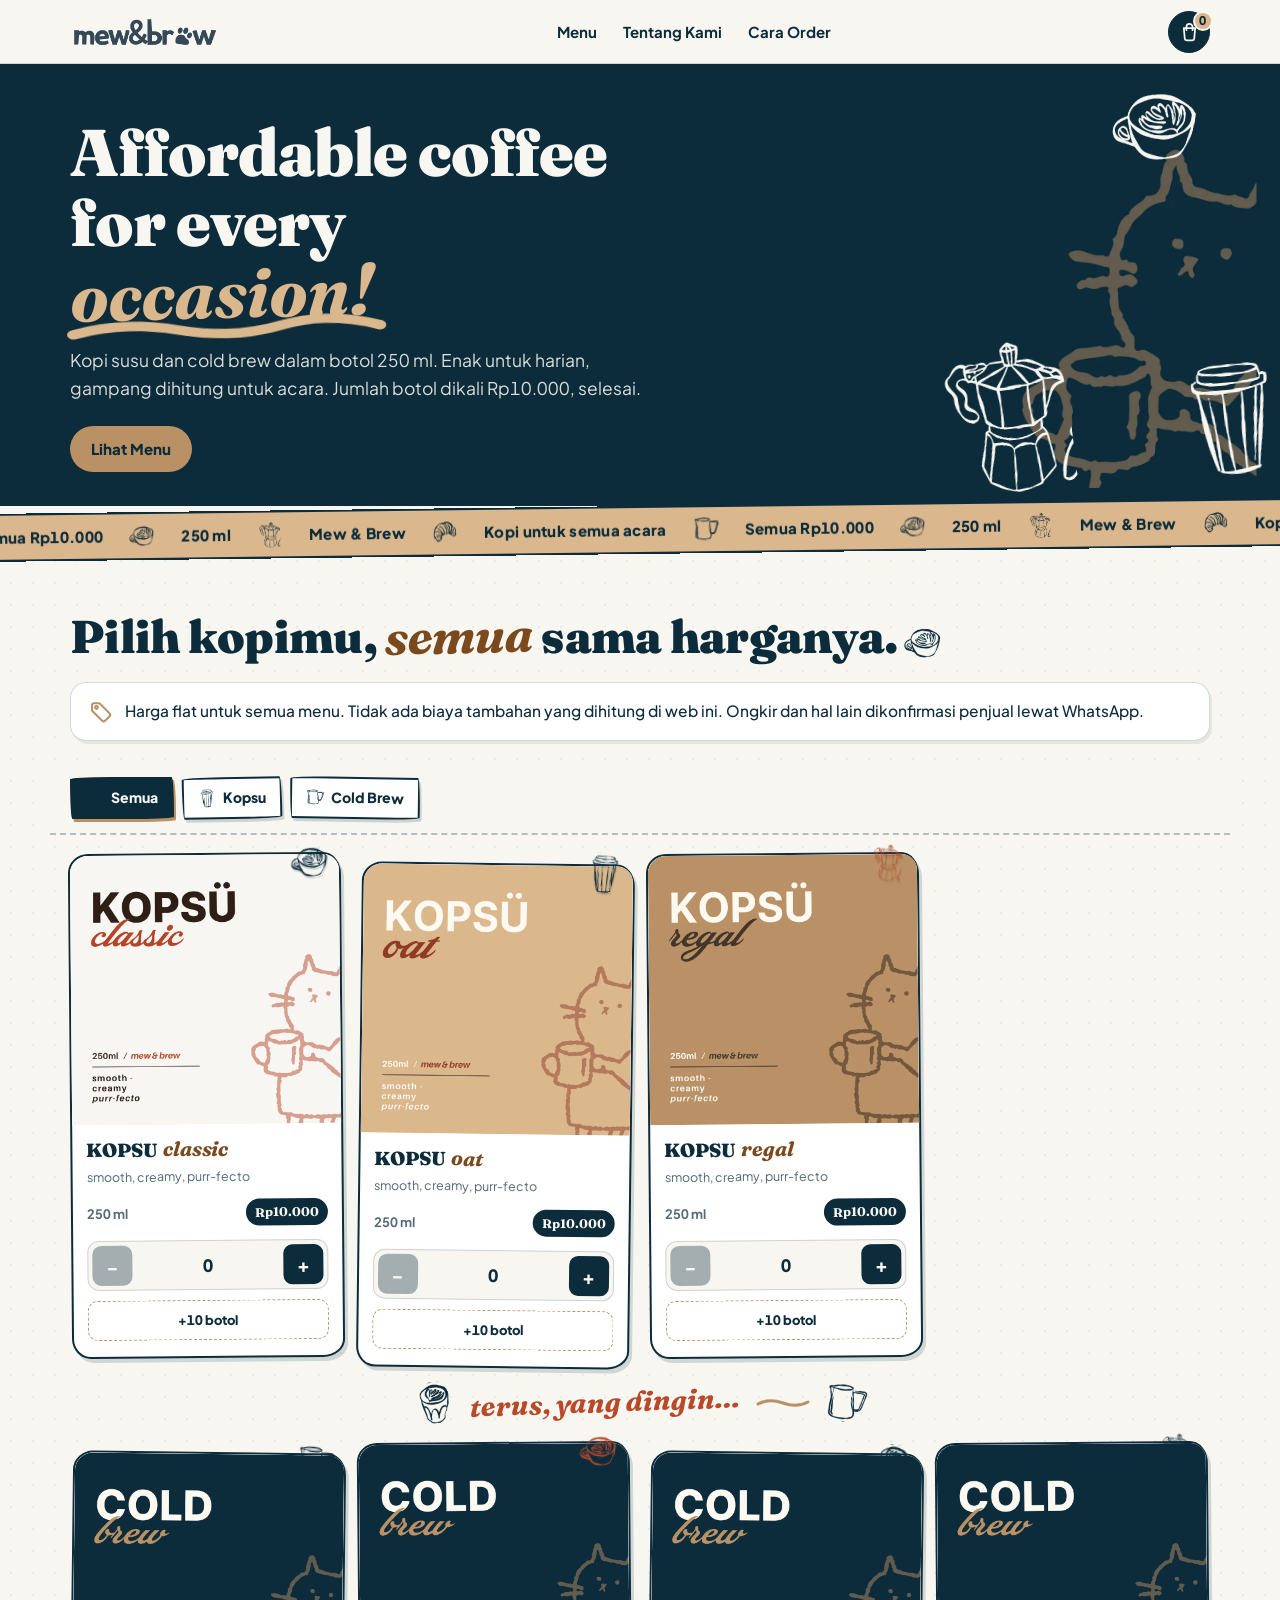
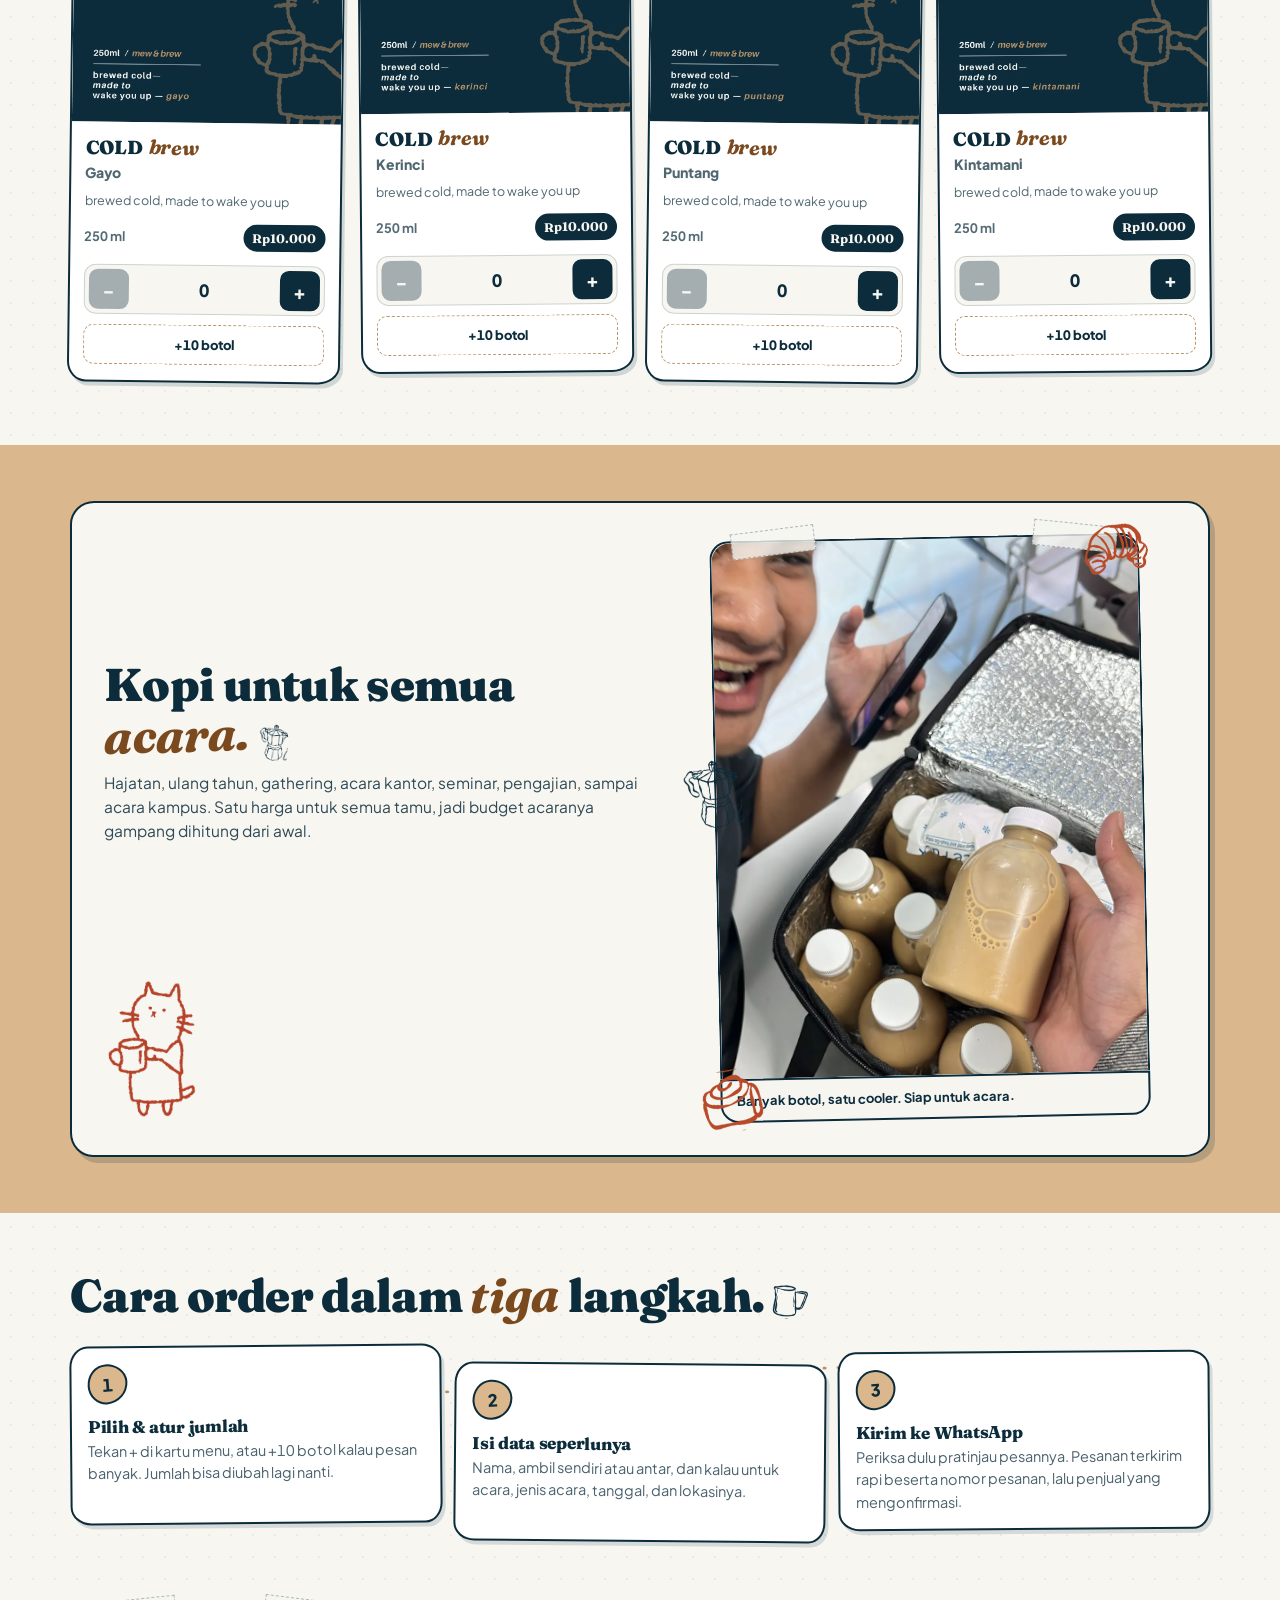
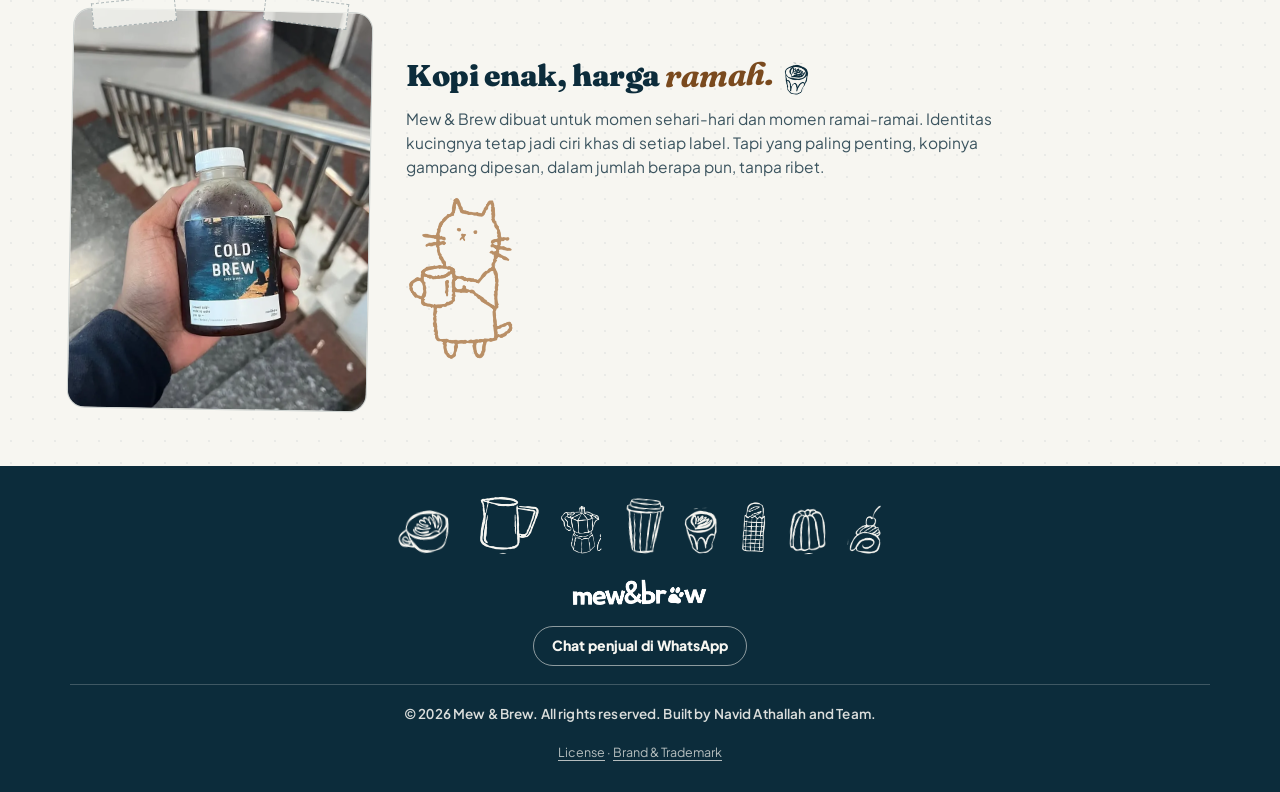
<file: index.html>
<!doctype html>
<!-- Mew & Brew — proprietary source-available. Copyright (c) 2026 Mew & Brew. All rights reserved. See LICENSE. -->
<html lang="id">
<head>
<meta charset="utf-8" />
<meta name="viewport" content="width=device-width, initial-scale=1, viewport-fit=cover" />
<meta name="color-scheme" content="light" />
<meta name="description" content="Mew & Brew, kopi susu dan cold brew 250 ml, semua Rp10.000. Order untuk harian dan acara lewat WhatsApp." />
<meta name="theme-color" content="#0C2C3B" />
<meta name="mewnbrew-canary" content="mewnbrew-canary-7f3a91c2-2026-11-19" />

<!-- Open Graph / Facebook / WhatsApp -->
<meta property="og:type" content="website" />
<meta property="og:title" content="Mew & Brew - Kopi Susu & Cold Brew Rp10.000" />
<meta property="og:description" content="Kopi susu dan cold brew dalam botol 250ml. Enak untuk harian, gampang dihitung untuk acara. Semua menu Rp10.000!" />
<meta property="og:image" content="https://enpidi26.github.io/mewnbrew/assets/img/og-mew-brew.png" />
<meta property="og:image:alt" content="Mew &amp; Brew, kopi susu dan cold brew Rp10.000" />
<meta property="og:image:width" content="1200" />
<meta property="og:image:height" content="630" />
<meta property="og:url" content="https://enpidi26.github.io/mewnbrew/" />
<meta property="og:locale" content="id_ID" />
<meta property="og:site_name" content="Mew &amp; Brew" />

<!-- Twitter Card -->
<meta name="twitter:card" content="summary_large_image" />
<meta name="twitter:title" content="Mew & Brew - Kopi Susu & Cold Brew Rp10.000" />
<meta name="twitter:description" content="Kopi susu dan cold brew dalam botol 250ml. Semua menu Rp10.000!" />
<meta name="twitter:image" content="https://enpidi26.github.io/mewnbrew/assets/img/og-mew-brew.png" />

<title>Mew &amp; Brew, Affordable Coffee for Every Occasion</title>
<link rel="canonical" href="https://enpidi26.github.io/mewnbrew/" />
<link rel="preconnect" href="https://fonts.googleapis.com" />
<link rel="preconnect" href="https://fonts.gstatic.com" crossorigin />
<link href="https://fonts.googleapis.com/css2?family=Fraunces:ital,wght@0,600;0,700;0,900;1,600;1,700&family=Plus+Jakarta+Sans:wght@400;500;600;700;800&display=swap" rel="stylesheet" />
<link rel="icon" type="image/svg+xml" href="favicon.svg" />
<link rel="apple-touch-icon" href="assets/img/apple-touch-icon.png" />
<link rel="manifest" href="manifest.json" />
<link rel="stylesheet" href="css/style.css?v=1.2.1" />

<script type="application/ld+json">
{
  "@context": "https://schema.org",
  "@type": "CafeOrCoffeeShop",
  "@id": "https://enpidi26.github.io/mewnbrew/#business",
  "name": "Mew & Brew",
  "description": "Kopi susu dan cold brew dalam botol 250ml dengan harga flat Rp10.000",
  "url": "https://enpidi26.github.io/mewnbrew/",
  "image": "https://enpidi26.github.io/mewnbrew/assets/img/logo-mew-brew.png",
  "telephone": "+62-812-9598-8816",
  "priceRange": "Rp10.000",
  "servesCuisine": "Coffee",
  "areaServed": "Indonesia",
  "address": {
    "@type": "PostalAddress",
    "addressCountry": "ID"
  },
  "hasMenu": {
    "@type": "Menu",
    "hasMenuSection": [
      {
        "@type": "MenuSection",
        "name": "Kopsu (Kopi Susu)",
        "hasMenuItem": [
          {
            "@type": "MenuItem",
            "name": "Kopsu Classic",
            "description": "Smooth, creamy, purr-fecto",
            "offers": {
              "@type": "Offer",
              "price": "10000",
              "priceCurrency": "IDR"
            }
          },
          {
            "@type": "MenuItem",
            "name": "Kopsu Oat",
            "description": "Smooth, creamy, purr-fecto",
            "offers": {
              "@type": "Offer",
              "price": "10000",
              "priceCurrency": "IDR"
            }
          },
          {
            "@type": "MenuItem",
            "name": "Kopsu Regal",
            "description": "Smooth, creamy, purr-fecto",
            "offers": {
              "@type": "Offer",
              "price": "10000",
              "priceCurrency": "IDR"
            }
          }
        ]
      },
      {
        "@type": "MenuSection",
        "name": "Cold Brew",
        "hasMenuItem": [
          {
            "@type": "MenuItem",
            "name": "Cold Brew Gayo",
            "description": "Brewed cold, made to wake you up",
            "offers": {
              "@type": "Offer",
              "price": "10000",
              "priceCurrency": "IDR"
            }
          },
          {
            "@type": "MenuItem",
            "name": "Cold Brew Kerinci",
            "description": "Brewed cold, made to wake you up",
            "offers": {
              "@type": "Offer",
              "price": "10000",
              "priceCurrency": "IDR"
            }
          },
          {
            "@type": "MenuItem",
            "name": "Cold Brew Puntang",
            "description": "Brewed cold, made to wake you up",
            "offers": {
              "@type": "Offer",
              "price": "10000",
              "priceCurrency": "IDR"
            }
          },
          {
            "@type": "MenuItem",
            "name": "Cold Brew Kintamani",
            "description": "Brewed cold, made to wake you up",
            "offers": {
              "@type": "Offer",
              "price": "10000",
              "priceCurrency": "IDR"
            }
          }
        ]
      }
    ]
  }
}
</script>

</head>
<body>

<a class="skip-link" href="#menu">Langsung ke menu</a>

<header class="site-header">
  <div class="wrap">
    <a class="logo-link" href="#top" aria-label="Mew &amp; Brew, kembali ke atas">
      <img src="assets/img/logo-mew-brew.png" alt="Logo Mew &amp; Brew" width="1090" height="247" />
    </a>
    <nav class="header-nav" aria-label="Navigasi utama">
      <a href="#menu">Menu</a>
      <a href="#tentang">Tentang Kami</a>
      <a href="#cara">Cara Order</a>
    </nav>
    <button type="button" class="cart-pill" id="headerCartBtn" aria-label="Keranjang, 0 botol, Rp0" aria-haspopup="dialog" aria-controls="sheet" aria-expanded="false">
      <span class="cart-icon-wrap bag-icon" aria-hidden="true"><svg viewBox="0 0 24 24"><path d="M5.5 8h13l-1.1 12.1a2 2 0 0 1-2 1.9H8.6a2 2 0 0 1-2-1.9L5.5 8Z"/><path d="M8.5 10.5V6.8a3.5 3.5 0 0 1 7 0v3.7"/></svg><span class="count" id="headerCount">0</span></span>
    </button>
  </div>
</header>

<nav class="mobile-nav" aria-label="Navigasi cepat">
  <a href="#menu">Menu</a>
  <a href="#acara">Acara</a>
  <a href="#cara">Cara Order</a>
  <a href="#tentang">Tentang</a>
</nav>

<noscript>
  <div class="wrap"><p class="noscript-note">JavaScript nonaktif. Menu dan harga tetap bisa dilihat; keranjang dan tombol pesan memerlukan JavaScript. Kamu bisa chat penjual lewat tautan WhatsApp di footer.</p></div>
</noscript>

<!-- Single dedicated live region: main.js writes the settled value here
     after the user stops clicking, so a screen reader announces the final
     count once instead of every intermediate value. -->
<div class="sr-only" id="cartAnnouncer" role="status" aria-live="polite" aria-atomic="true"></div>
<div class="sr-only" id="filterAnnouncer" role="status" aria-live="polite" aria-atomic="true"></div>

<main id="top">

  <!-- HERO -->
  <section class="hero" aria-label="Perkenalan Mew &amp; Brew">
    <div class="wrap hero-grid">
      <div class="hero-copy">
        <h1 class="hero-in">Affordable coffee for every <span class="script scribble-word">occasion!<svg viewBox="0 0 120 14" preserveAspectRatio="none" aria-hidden="true"><path d="M3 9 Q 22 3, 42 8 T 80 7 T 117 8" fill="none" stroke="#DAB78D" stroke-width="4.5" stroke-linecap="round"/></svg></span></h1>
        <p class="hero-in hero-sub">Kopi susu dan cold brew dalam botol 250&nbsp;ml. Enak untuk harian, gampang dihitung untuk acara. Jumlah botol dikali <span data-price>Rp10.000</span>, selesai.</p>
        <div class="hero-in hero-actions">
          <a class="btn btn-caramel" href="#menu">Lihat Menu</a>
        </div>
      </div>
      <figure class="hero-cat hero-collage" aria-hidden="true">
        <div class="cat-sticker">
          <img src="assets/img/kucing-hero.webp" alt="" width="680" height="860" fetchpriority="high" />
        </div>
        <img class="doodle hero-doodle hero-doodle--moka doodle-float" src="assets/img/doodle-moka-pot-putih.webp" alt="" width="290" height="357" />
        <img class="doodle hero-doodle hero-doodle--latte doodle-float" src="assets/img/doodle-cangkir-latte-putih.webp" alt="" width="230" height="180" />
        <img class="doodle hero-doodle hero-doodle--takeaway doodle-float" src="assets/img/doodle-gelas-takeaway-putih.webp" alt="" width="174" height="247" />
      </figure>
    </div>
  </section>

  <!-- MARQUEE -->
  <div class="marquee" aria-hidden="true">
    <div class="marquee-track">
      <span class="marquee-set">
        <span>Semua Rp10.000</span><img class="doodle" src="assets/img/doodle-cangkir-latte-teal.webp" alt="" width="230" height="180" />
        <span>250 ml</span><img class="doodle" src="assets/img/doodle-moka-pot-teal.webp" alt="" width="290" height="357" />
        <span>Mew &amp; Brew</span><img class="doodle" src="assets/img/doodle-croissant-teal.webp" alt="" width="203" height="179" />
        <span>Kopi untuk semua acara</span><img class="doodle" src="assets/img/doodle-teko-susu-teal.webp" alt="" width="234" height="211" />
        <span>Semua Rp10.000</span><img class="doodle" src="assets/img/doodle-cangkir-latte-teal.webp" alt="" width="230" height="180" />
        <span>250 ml</span><img class="doodle" src="assets/img/doodle-moka-pot-teal.webp" alt="" width="290" height="357" />
        <span>Mew &amp; Brew</span><img class="doodle" src="assets/img/doodle-croissant-teal.webp" alt="" width="203" height="179" />
        <span>Kopi untuk semua acara</span><img class="doodle" src="assets/img/doodle-teko-susu-teal.webp" alt="" width="234" height="211" />
      </span>
      <span class="marquee-set">
        <span>Semua Rp10.000</span><img class="doodle" src="assets/img/doodle-cangkir-latte-teal.webp" alt="" width="230" height="180" />
        <span>250 ml</span><img class="doodle" src="assets/img/doodle-moka-pot-teal.webp" alt="" width="290" height="357" />
        <span>Mew &amp; Brew</span><img class="doodle" src="assets/img/doodle-croissant-teal.webp" alt="" width="203" height="179" />
        <span>Kopi untuk semua acara</span><img class="doodle" src="assets/img/doodle-teko-susu-teal.webp" alt="" width="234" height="211" />
        <span>Semua Rp10.000</span><img class="doodle" src="assets/img/doodle-cangkir-latte-teal.webp" alt="" width="230" height="180" />
        <span>250 ml</span><img class="doodle" src="assets/img/doodle-moka-pot-teal.webp" alt="" width="290" height="357" />
        <span>Mew &amp; Brew</span><img class="doodle" src="assets/img/doodle-croissant-teal.webp" alt="" width="203" height="179" />
        <span>Kopi untuk semua acara</span><img class="doodle" src="assets/img/doodle-teko-susu-teal.webp" alt="" width="234" height="211" />
      </span>
    </div>
  </div>

  <!-- CATALOG -->
  <section id="menu" aria-label="Katalog menu">
    <div class="wrap section-pad">
      <div class="section-head">
        <h2>Pilih kopimu, <span class="script">semua</span> sama harganya.<img class="doodle h-doodle doodle-pop" src="assets/img/doodle-cangkir-latte-teal.webp" alt="" aria-hidden="true" width="230" height="180" loading="lazy" /></h2>
      </div>

      <p class="price-note"><span class="price-note-icon" aria-hidden="true"><svg viewBox="0 0 24 24"><path d="M20.6 13.4 11 3.8a2 2 0 0 0-1.4-.6H5a2 2 0 0 0-2 2v4.6a2 2 0 0 0 .6 1.4l9.6 9.6a2 2 0 0 0 2.8 0l4.6-4.6a2 2 0 0 0 0-2.8Z"/><circle cx="7.5" cy="7.5" r="1.4"/></svg></span><span class="price-note-text">Harga flat untuk semua menu. Tidak ada biaya tambahan yang dihitung di web ini. Ongkir dan hal lain dikonfirmasi penjual lewat WhatsApp.</span></p>

      <div class="filters" role="group" aria-label="Filter menu">
        <div class="filters-row">
          <button type="button" class="chip" data-filter="semua" aria-pressed="true"><img class="doodle" src="assets/img/doodle-cangkir-latte-teal.webp" alt="" aria-hidden="true" width="230" height="180" loading="lazy" />Semua</button>
          <button type="button" class="chip" data-filter="kopsu" aria-pressed="false"><img class="doodle" src="assets/img/doodle-gelas-takeaway-teal.webp" alt="" aria-hidden="true" width="174" height="247" loading="lazy" />Kopsu</button>
          <button type="button" class="chip" data-filter="cold" aria-pressed="false"><img class="doodle" src="assets/img/doodle-teko-susu-teal.webp" alt="" aria-hidden="true" width="234" height="211" loading="lazy" />Cold Brew</button>
        </div>
      </div>

      <div class="grid" id="grid">

        <article class="card reveal" data-id="classic" data-group="kopsu">
          <img class="doodle card-doodle" src="assets/img/doodle-cangkir-latte-teal.webp" alt="" aria-hidden="true" width="230" height="180" loading="lazy" />
          <div class="card-media"><img loading="lazy" src="assets/img/label-kopsu-classic.webp" alt="Label Kopsu Classic Mew &amp; Brew, botol 250 ml" width="900" height="900" /></div>
          <div class="card-body">
            <h3 class="card-name">KOPSU <span class="script">classic</span></h3>
            <p class="card-tag">smooth, creamy, purr-fecto</p>
            <div class="card-meta"><span class="card-size">250 ml</span><span class="price-pill">Rp10.000</span></div>
            <div class="stepper" role="group" aria-label="Jumlah Kopsu Classic">
              <button type="button" data-dec="classic" aria-label="Kurangi Kopsu Classic">−</button>
              <span class="qty" data-qty="classic">0</span>
              <button type="button" data-inc="classic" aria-label="Tambah Kopsu Classic">+</button>
            </div>
            <button type="button" class="add10" data-add10="classic">+10 botol</button>
          </div>
        </article>

        <article class="card reveal" data-id="oat" data-group="kopsu">
          <img class="doodle card-doodle" src="assets/img/doodle-gelas-takeaway-teal.webp" alt="" aria-hidden="true" width="174" height="247" loading="lazy" />
          <div class="card-media"><img loading="lazy" src="assets/img/label-kopsu-oat.webp" alt="Label Kopsu Oat Mew &amp; Brew, botol 250 ml" width="900" height="900" /></div>
          <div class="card-body">
            <h3 class="card-name">KOPSU <span class="script">oat</span></h3>
            <p class="card-tag">smooth, creamy, purr-fecto</p>
            <div class="card-meta"><span class="card-size">250 ml</span><span class="price-pill">Rp10.000</span></div>
            <div class="stepper" role="group" aria-label="Jumlah Kopsu Oat">
              <button type="button" data-dec="oat" aria-label="Kurangi Kopsu Oat">−</button>
              <span class="qty" data-qty="oat">0</span>
              <button type="button" data-inc="oat" aria-label="Tambah Kopsu Oat">+</button>
            </div>
            <button type="button" class="add10" data-add10="oat">+10 botol</button>
          </div>
        </article>

        <article class="card reveal" data-id="regal" data-group="kopsu">
          <img class="doodle card-doodle" src="assets/img/doodle-moka-pot-rust.webp" alt="" aria-hidden="true" width="290" height="357" loading="lazy" />
          <div class="card-media"><img loading="lazy" src="assets/img/label-kopsu-regal.webp" alt="Label Kopsu Regal Mew &amp; Brew, botol 250 ml" width="900" height="900" /></div>
          <div class="card-body">
            <h3 class="card-name">KOPSU <span class="script">regal</span></h3>
            <p class="card-tag">smooth, creamy, purr-fecto</p>
            <div class="card-meta"><span class="card-size">250 ml</span><span class="price-pill">Rp10.000</span></div>
            <div class="stepper" role="group" aria-label="Jumlah Kopsu Regal">
              <button type="button" data-dec="regal" aria-label="Kurangi Kopsu Regal">−</button>
              <span class="qty" data-qty="regal">0</span>
              <button type="button" data-inc="regal" aria-label="Tambah Kopsu Regal">+</button>
            </div>
            <button type="button" class="add10" data-add10="regal">+10 botol</button>
          </div>
        </article>

        <div class="group-divider" id="groupDivider" aria-hidden="true">
          <img class="doodle doodle-pop" src="assets/img/doodle-gelas-latte-teal.webp" alt="" width="171" height="237" loading="lazy" />
          <span class="script">terus, yang dingin…</span>
          <svg viewBox="0 0 56 16" aria-hidden="true"><path d="M3 9 Q 14 3, 28 8 T 53 7" fill="none" stroke="#BA9165" stroke-width="3" stroke-linecap="round"/></svg>
          <img class="doodle doodle-pop" src="assets/img/doodle-teko-susu-teal.webp" alt="" width="234" height="211" loading="lazy" />
        </div>

        <article class="card reveal" data-id="gayo" data-group="cold">
          <img class="doodle card-doodle" src="assets/img/doodle-teko-susu-teal.webp" alt="" aria-hidden="true" width="234" height="211" loading="lazy" />
          <div class="card-media"><img loading="lazy" src="assets/img/label-cold-brew-gayo.webp" alt="Label Cold Brew Gayo Mew &amp; Brew, botol 250 ml" width="900" height="900" /></div>
          <div class="card-body">
            <h3 class="card-name">COLD <span class="script">brew</span></h3>
            <p class="card-variant">Gayo</p>
            <p class="card-tag">brewed cold, made to wake you up</p>
            <div class="card-meta"><span class="card-size">250 ml</span><span class="price-pill">Rp10.000</span></div>
            <div class="stepper" role="group" aria-label="Jumlah Cold Brew Gayo">
              <button type="button" data-dec="gayo" aria-label="Kurangi Cold Brew Gayo">−</button>
              <span class="qty" data-qty="gayo">0</span>
              <button type="button" data-inc="gayo" aria-label="Tambah Cold Brew Gayo">+</button>
            </div>
            <button type="button" class="add10" data-add10="gayo">+10 botol</button>
          </div>
        </article>

        <article class="card reveal" data-id="kerinci" data-group="cold">
          <img class="doodle card-doodle" src="assets/img/doodle-cangkir-latte-rust.webp" alt="" aria-hidden="true" width="230" height="180" loading="lazy" />
          <div class="card-media"><img loading="lazy" src="assets/img/label-cold-brew-kerinci.webp" alt="Label Cold Brew Kerinci Mew &amp; Brew, botol 250 ml" width="900" height="900" /></div>
          <div class="card-body">
            <h3 class="card-name">COLD <span class="script">brew</span></h3>
            <p class="card-variant">Kerinci</p>
            <p class="card-tag">brewed cold, made to wake you up</p>
            <div class="card-meta"><span class="card-size">250 ml</span><span class="price-pill">Rp10.000</span></div>
            <div class="stepper" role="group" aria-label="Jumlah Cold Brew Kerinci">
              <button type="button" data-dec="kerinci" aria-label="Kurangi Cold Brew Kerinci">−</button>
              <span class="qty" data-qty="kerinci">0</span>
              <button type="button" data-inc="kerinci" aria-label="Tambah Cold Brew Kerinci">+</button>
            </div>
            <button type="button" class="add10" data-add10="kerinci">+10 botol</button>
          </div>
        </article>

        <article class="card reveal" data-id="puntang" data-group="cold">
          <img class="doodle card-doodle" src="assets/img/doodle-gelas-latte-teal.webp" alt="" aria-hidden="true" width="171" height="237" loading="lazy" />
          <div class="card-media"><img loading="lazy" src="assets/img/label-cold-brew-puntang.webp" alt="Label Cold Brew Puntang Mew &amp; Brew, botol 250 ml" width="900" height="900" /></div>
          <div class="card-body">
            <h3 class="card-name">COLD <span class="script">brew</span></h3>
            <p class="card-variant">Puntang</p>
            <p class="card-tag">brewed cold, made to wake you up</p>
            <div class="card-meta"><span class="card-size">250 ml</span><span class="price-pill">Rp10.000</span></div>
            <div class="stepper" role="group" aria-label="Jumlah Cold Brew Puntang">
              <button type="button" data-dec="puntang" aria-label="Kurangi Cold Brew Puntang">−</button>
              <span class="qty" data-qty="puntang">0</span>
              <button type="button" data-inc="puntang" aria-label="Tambah Cold Brew Puntang">+</button>
            </div>
            <button type="button" class="add10" data-add10="puntang">+10 botol</button>
          </div>
        </article>

        <article class="card reveal" data-id="kintamani" data-group="cold">
          <img class="doodle card-doodle" src="assets/img/doodle-moka-pot-teal.webp" alt="" aria-hidden="true" width="290" height="357" loading="lazy" />
          <div class="card-media"><img loading="lazy" src="assets/img/label-cold-brew-kintamani.webp" alt="Label Cold Brew Kintamani Mew &amp; Brew, botol 250 ml" width="900" height="900" /></div>
          <div class="card-body">
            <h3 class="card-name">COLD <span class="script">brew</span></h3>
            <p class="card-variant">Kintamani</p>
            <p class="card-tag">brewed cold, made to wake you up</p>
            <div class="card-meta"><span class="card-size">250 ml</span><span class="price-pill">Rp10.000</span></div>
            <div class="stepper" role="group" aria-label="Jumlah Cold Brew Kintamani">
              <button type="button" data-dec="kintamani" aria-label="Kurangi Cold Brew Kintamani">−</button>
              <span class="qty" data-qty="kintamani">0</span>
              <button type="button" data-inc="kintamani" aria-label="Tambah Cold Brew Kintamani">+</button>
            </div>
            <button type="button" class="add10" data-add10="kintamani">+10 botol</button>
          </div>
        </article>

      </div>
    </div>
  </section>

  <!-- EVENT -->
  <section class="event" id="acara" aria-label="Pemesanan untuk acara">
    <div class="wrap section-pad">
      <div class="event-grid">
        <div class="event-copy">
          <h2>Kopi untuk semua <span class="script">acara.</span><img class="doodle h-doodle doodle-pop" src="assets/img/doodle-moka-pot-teal.webp" alt="" aria-hidden="true" width="290" height="357" loading="lazy" /></h2>
          <p>Hajatan, ulang tahun, gathering, acara kantor, seminar, pengajian, sampai acara kampus. Satu harga untuk semua tamu, jadi budget acaranya gampang dihitung dari awal.</p>
          <img class="cat-accent event-cat" src="assets/img/kucing-rust-mug.png" alt="" aria-hidden="true" width="434" height="660" loading="lazy" />
        </div>
        <div class="event-photo-wrap">
          <img class="doodle event-doodle event-doodle--croissant doodle-pop" src="assets/img/doodle-croissant-rust.webp" alt="" aria-hidden="true" width="203" height="179" loading="lazy" />
          <img class="doodle event-doodle event-doodle--cinnamon doodle-pop" src="assets/img/doodle-cinnamon-roll-rust.webp" alt="" aria-hidden="true" width="177" height="178" loading="lazy" />
          <img class="doodle event-doodle event-doodle--moka doodle-pop" src="assets/img/doodle-moka-pot-teal.webp" alt="" aria-hidden="true" width="290" height="357" loading="lazy" />
          <figure class="event-photo tape">
            <div class="photo-frame"><img src="assets/img/foto-cooler-bag.webp" alt="Cooler bag berisi banyak botol kopi susu Mew &amp; Brew, siap dibawa ke acara" width="900" height="1600" loading="lazy" /></div>
            <figcaption>Banyak botol, satu cooler. Siap untuk acara.</figcaption>
          </figure>
        </div>
      </div>
    </div>
  </section>

  <!-- HOW -->
  <section id="cara" aria-label="Cara order">
    <div class="wrap section-pad">
      <div class="section-head">
        <h2>Cara order dalam <span class="script">tiga</span> langkah.<img class="doodle h-doodle doodle-pop" src="assets/img/doodle-teko-susu-teal.webp" alt="" aria-hidden="true" width="234" height="211" loading="lazy" /></h2>
      </div>
      <div class="steps-wrap">
        <svg class="steps-path" viewBox="0 0 900 90" preserveAspectRatio="none" aria-hidden="true"><path d="M20 55 C 160 12, 300 86, 450 50 S 740 18, 880 55" fill="none" stroke="#BA9165" stroke-width="3.5" stroke-linecap="round" stroke-dasharray="0.1 12"/></svg>
      <ol class="steps">
        <li>
          <span class="step-num" aria-hidden="true">1</span>
          <div><h3>Pilih &amp; atur jumlah</h3><p>Tekan + di kartu menu, atau +10 botol kalau pesan banyak. Jumlah bisa diubah lagi nanti.</p></div>
        </li>
        <li>
          <span class="step-num" aria-hidden="true">2</span>
          <div><h3>Isi data seperlunya</h3><p>Nama, ambil sendiri atau antar, dan kalau untuk acara, jenis acara, tanggal, dan lokasinya.</p></div>
        </li>
        <li>
          <span class="step-num" aria-hidden="true">3</span>
          <div><h3>Kirim ke WhatsApp</h3><p>Periksa dulu pratinjau pesannya. Pesanan terkirim rapi beserta nomor pesanan, lalu penjual yang mengonfirmasi.</p></div>
        </li>
      </ol>
      </div>
    </div>
  </section>

  <!-- STORY -->
  <section id="tentang" aria-label="Tentang Mew &amp; Brew">
    <div class="wrap section-pad" style="padding-top:8px">
      <div class="story-grid">
        <figure class="story-photo tape">
          <div class="photo-frame"><img src="assets/img/foto-tangan-cold-brew.webp" alt="Tangan memegang satu botol Cold Brew Mew &amp; Brew" width="750" height="1333" loading="lazy" /></div>
        </figure>
        <div class="story-text">
          <h2>Kopi enak, harga <span class="keep-together"><span class="script">ramah.</span><img class="doodle h-doodle doodle-pop" src="assets/img/doodle-gelas-latte-teal.webp" alt="" aria-hidden="true" width="171" height="237" loading="lazy" /></span></h2>
          <p>Mew &amp; Brew dibuat untuk momen sehari-hari dan momen ramai-ramai. Identitas kucingnya tetap jadi ciri khas di setiap label. Tapi yang paling penting, kopinya gampang dipesan, dalam jumlah berapa pun, tanpa ribet.</p>
          <img class="cat-accent story-cat" src="assets/img/kucing-tan-mug.png" alt="" aria-hidden="true" width="434" height="660" loading="lazy" />
        </div>
      </div>
    </div>
  </section>

</main>

<footer>
  <div class="footer-doodles" aria-hidden="true">
    <img class="doodle doodle-pop" src="assets/img/doodle-cangkir-latte-putih.webp" alt="" width="230" height="180" loading="lazy" />
    <img class="doodle doodle-pop" src="assets/img/doodle-teko-susu-putih.webp" alt="" width="234" height="211" loading="lazy" />
    <img class="doodle doodle-pop" src="assets/img/doodle-moka-pot-putih.webp" alt="" width="290" height="357" loading="lazy" />
    <img class="doodle doodle-pop" src="assets/img/doodle-gelas-takeaway-putih.webp" alt="" width="174" height="247" loading="lazy" />
    <img class="doodle doodle-pop" src="assets/img/doodle-gelas-latte-putih.webp" alt="" width="171" height="237" loading="lazy" />
    <img class="doodle doodle-pop" src="assets/img/doodle-kantong-roti-putih.webp" alt="" width="171" height="358" loading="lazy" />
    <img class="doodle doodle-pop" src="assets/img/doodle-kue-bundt-putih.webp" alt="" width="185" height="232" loading="lazy" />
    <img class="doodle doodle-pop" src="assets/img/doodle-dessert-ceri-putih.webp" alt="" width="203" height="304" loading="lazy" />
  </div>
  <div class="wrap footer-inner">
    <img class="footer-logo" src="assets/img/logo-mew-brew.png" alt="Logo Mew &amp; Brew" width="1090" height="247" />
    <a class="footer-wa" href="https://wa.me/6281295988816" target="_blank" rel="noopener">Chat penjual di WhatsApp</a>
    <p class="footer-credit">© 2026 Mew &amp; Brew. All rights reserved. Built by Navid Athallah and Team.</p>
    <p class="footer-legal"><a href="LICENSE">License</a> · <a href="TRADEMARK.md">Brand &amp; Trademark</a></p>
  </div>
</footer>

<!-- SHEET -->
<div class="backdrop" id="backdrop"></div>
<section class="sheet" id="sheet" role="dialog" aria-modal="true" aria-labelledby="sheetTitle" aria-hidden="true">
  <div class="sheet-inner">
    <div class="sheet-handle" aria-hidden="true"></div>
    <div class="sheet-head">
      <span class="sheet-bag bag-icon" aria-hidden="true"><svg viewBox="0 0 24 24"><path d="M5.5 8h13l-1.1 12.1a2 2 0 0 1-2 1.9H8.6a2 2 0 0 1-2-1.9L5.5 8Z"/><path d="M8.5 10.5V6.8a3.5 3.5 0 0 1 7 0v3.7"/></svg></span>
      <div>
        <h2 id="sheetTitle"><span id="sheetSummary">0 botol • Rp0</span></h2>
        <span class="order-no" id="orderNo">Belum ada nomor pesanan</span>
      </div>
      <button type="button" class="sheet-close" id="sheetClose" aria-label="Tutup keranjang"><svg viewBox="0 0 24 24" aria-hidden="true"><path d="M6 6l12 12M18 6L6 18"/></svg></button>
    </div>

    <div class="sheet-body" id="sheetBody">
      <div class="sheet-empty" id="sheetEmpty">
        <div class="empty-bag bag-icon" aria-hidden="true"><svg viewBox="0 0 24 24"><path d="M5.5 8h13l-1.1 12.1a2 2 0 0 1-2 1.9H8.6a2 2 0 0 1-2-1.9L5.5 8Z"/><path d="M8.5 10.5V6.8a3.5 3.5 0 0 1 7 0v3.7"/></svg></div>
        <p>Belum ada botol yang dipilih.</p>
        <button type="button" class="btn btn-teal empty-cta" id="emptyMenuBtn">Lihat Menu <svg viewBox="0 0 24 24" aria-hidden="true"><path d="M5 12h14M13 6l6 6-6 6"/></svg></button>
      </div>

      <form id="checkoutArea" novalidate>
        <div id="sheetItems"></div>

        <div class="sheet-total">
          <span>Total <span id="sheetBottlesLabel">0 botol</span></span>
          <strong id="sheetTotal">Rp0</strong>
        </div>
        <button type="button" class="clear-cart" id="clearCartBtn">Kosongkan keranjang</button>

        <div class="field-group">
          <h3>Jenis pesanan</h3>
          <div class="segmented" role="group" aria-label="Jenis pesanan">
            <button type="button" data-mode="harian" aria-pressed="true">Harian</button>
            <button type="button" data-mode="acara" aria-pressed="false">Acara</button>
          </div>
        </div>

        <div class="field-group">
          <h3>Data pemesan</h3>
          <div>
            <label for="fName">Nama</label>
            <input id="fName" type="text" autocomplete="name" placeholder="Nama kamu" aria-describedby="errName" />
            <p class="field-error" id="errName" hidden>Isi namanya dulu, ya.</p>
          </div>

          <span class="field-label" id="fulfilLabel">Ambil / antar</span>
          <div class="segmented" role="group" aria-labelledby="fulfilLabel">
            <button type="button" data-fulfil="ambil" aria-pressed="true">Ambil sendiri</button>
            <button type="button" data-fulfil="antar" aria-pressed="false">Antar</button>
          </div>

          <div class="collapse" id="alamatWrap">
            <div><div class="collapse-inner">
              <label for="fAddress">Alamat antar</label>
              <input id="fAddress" type="text" autocomplete="street-address" placeholder="Alamat lengkap untuk diantar" aria-describedby="errAddress" />
              <p class="field-error" id="errAddress" hidden>Isi alamat antarnya dulu, ya.</p>
            </div></div>
          </div>

          <div class="collapse" id="acaraWrap">
            <div><div class="collapse-inner">
              <span class="field-label" id="eventLabel">Jenis acara</span>
              <div class="checkout-chips" id="eventChips" role="group" aria-labelledby="eventLabel" aria-describedby="errEvent" tabindex="-1">
                <button type="button" class="event-chip" data-event="Hajatan" aria-pressed="false">Hajatan</button>
                <button type="button" class="event-chip" data-event="Ulang Tahun" aria-pressed="false">Ulang Tahun</button>
                <button type="button" class="event-chip" data-event="Gathering" aria-pressed="false">Gathering</button>
                <button type="button" class="event-chip" data-event="Acara Kantor" aria-pressed="false">Acara Kantor</button>
                <button type="button" class="event-chip" data-event="Seminar" aria-pressed="false">Seminar</button>
                <button type="button" class="event-chip" data-event="Pengajian" aria-pressed="false">Pengajian</button>
                <button type="button" class="event-chip" data-event="Acara Kampus" aria-pressed="false">Acara Kampus</button>
                <button type="button" class="event-chip" data-event="Lainnya" aria-pressed="false">Lainnya</button>
              </div>
              <p class="field-error" id="errEvent" hidden>Pilih jenis acaranya dulu, ya.</p>
              <div class="collapse" id="eventOtherWrap">
                <div><div class="collapse-inner">
                  <label for="fEventOther">Jenis acara lainnya</label>
                  <input id="fEventOther" type="text" placeholder="Sebutkan jenis acaranya" aria-describedby="errEventOther" />
                  <p class="field-error" id="errEventOther" hidden>Isi jenis acaranya dulu, ya.</p>
                </div></div>
              </div>
              <label for="fDate">Tanggal acara</label>
              <input id="fDate" type="date" aria-describedby="errDate" />
              <p class="field-error" id="errDate" hidden>Isi tanggal acaranya dulu, ya.</p>
              <label for="fLocation">Lokasi acara</label>
              <input id="fLocation" type="text" placeholder="Tempat acaranya" aria-describedby="errLocation" />
              <p class="field-error" id="errLocation" hidden>Isi lokasi acaranya dulu, ya.</p>
            </div></div>
          </div>

          <label for="fPayment">Pembayaran <span class="label-optional">(opsional)</span></label>
          <input id="fPayment" type="text" placeholder="Contoh: COD / transfer, konfirmasi di WA" />
          <p class="hint">Metode pembayaran belum dikonfirmasi penjual. Tulis rencanamu, lalu konfirmasi di WhatsApp.</p>

          <label for="fNote">Catatan <span class="label-optional">(opsional)</span></label>
          <textarea id="fNote" placeholder="Contoh: tanpa es, jam pengambilan, dan lain-lain"></textarea>
        </div>

        <div class="preview-box">
          <h3>Pratinjau pesan WhatsApp</h3>
          <pre class="preview" id="preview"></pre>
          <p class="sent-note" id="sentNote" hidden>Kalau WhatsApp belum terbuka, salin pesan di atas lalu kirim manual ke penjual.</p>
        </div>
      </form>
    </div>

    <div class="sheet-foot" id="sheetFoot">
      <button type="button" class="btn btn-copy" id="copyBtn">Salin Pesanan</button>
      <button type="submit" class="btn btn-wa" id="waBtn" form="checkoutArea">Kirim via WhatsApp</button>
    </div>
  </div>
</section>

<script src="js/main.js?v=1.2.1"></script>
</body>
</html>
</file>
<file: css/style.css>
/*
 * Mew & Brew — proprietary source-available.
 * Copyright (c) 2026 Mew & Brew. All rights reserved. See LICENSE.
 * Canary: mewnbrew-canary-7f3a91c2-2026-11-19
 */

  :root{
    --teal:#0C2C3B;
    --cream:#F7F6F1;
    --tan:#DAB78D;
    --caramel:#BA9165;
    --caramel-text:#7A4A1E;
    --rust:#B84A2A;
    --ink:#0C2C3B;
    --line:rgba(12,44,59,.18);
    --line-soft:rgba(12,44,59,.10);
    --header-h:56px;
    --ease:cubic-bezier(.22,.9,.28,1);
    --shadow:0 10px 28px rgba(12,44,59,.14);
  }
  *{box-sizing:border-box}
  html{scroll-behavior:smooth}
  body{
    margin:0;
    font-family:"Plus Jakarta Sans",system-ui,-apple-system,"Segoe UI",sans-serif;
    font-variant-numeric:tabular-nums;
    background:var(--cream);
    background-image:radial-gradient(rgba(12,44,59,.055) 1px,transparent 1.5px);
    background-size:22px 22px;
    color:var(--ink);
    line-height:1.55;
    -webkit-font-smoothing:antialiased;
    padding-bottom:0;
    overflow-x:hidden;
  }
  img{max-width:100%;display:block}
  a{color:inherit}
  button{font:inherit;cursor:pointer;-webkit-tap-highlight-color:transparent}
  /* Screen-reader-only: off-screen but still announced. */
  .sr-only{
    position:absolute;width:1px;height:1px;padding:0;margin:-1px;
    overflow:hidden;clip:rect(0 0 0 0);clip-path:inset(50%);white-space:nowrap;border:0;
  }
  :focus-visible{outline:3px solid var(--teal);outline-offset:2px}
  .hero :focus-visible,footer :focus-visible{outline-color:var(--tan)}
  .skip-link{
    position:fixed;left:12px;top:10px;z-index:120;
    transform:translateY(-180%);transition:transform .2s var(--ease);
    background:var(--teal);color:var(--cream);font-weight:800;font-size:14px;
    padding:10px 16px;border-radius:999px;text-decoration:none;
  }
  .skip-link:focus{transform:translateY(0)}
  .wrap{max-width:1180px;margin:0 auto;padding-left:16px;padding-right:16px}
  .script{font-family:"Fraunces",Georgia,serif;font-style:italic;font-weight:700;line-height:1.05}
  h1,h2,h3{font-family:"Fraunces",Georgia,serif}
  h1,h2{font-weight:900}
  h3{font-weight:700}
  h1,h2,h3{line-height:1.05;letter-spacing:-.015em;margin:0}
  p{margin:0}

  /* ---------- Doodle language: hand-drawn, sticker, wobbly ---------- */
  .doodle{pointer-events:none;user-select:none}
  .doodle img,.doodle{object-fit:contain}
  @keyframes floaty{0%,100%{transform:translateY(0)}50%{transform:translateY(-7px)}}
  @keyframes wiggleR{0%,100%{rotate:var(--wig,0deg)}50%{rotate:calc(var(--wig,0deg) + 5deg)}}
  @keyframes scribbleIn{to{transform:scaleX(1)}}
  @keyframes marqueeMove{to{transform:translateX(-50%)}}
  .doodle-float{animation:floaty 4.2s ease-in-out infinite}
  .js .doodle-pop{opacity:0;transform:translateY(10px) scale(.85);transition:opacity .45s var(--ease),transform .45s var(--ease)}
  .js .doodle-pop.in{opacity:1;transform:translateY(0) scale(1)}
  .doodle-pop:hover{animation:wiggleR .45s var(--ease)}
  .h-doodle{
    display:inline-block;width:38px;height:38px;object-fit:contain;vertical-align:-9px;
    margin-left:6px;rotate:5deg;
  }
  .scribble-word{position:relative;white-space:nowrap;padding-right:.1em}
  .scribble-word svg{
    position:absolute;left:-2%;bottom:-.16em;width:104%;height:.42em;overflow:visible;
    transform:scaleX(0);transform-origin:0 50%;animation:scribbleIn .7s var(--ease) .55s forwards;
  }
  .sticker{
    border:2px solid var(--teal);box-shadow:3px 3px 0 rgba(12,44,59,.85);
    border-radius:255px 18px 225px 18px/18px 225px 18px 255px;
  }
  .tape{position:relative}
  .tape::before,.tape::after{
    content:"";position:absolute;width:82px;height:24px;z-index:3;
    background:rgba(247,246,241,.78);border:1px dashed rgba(12,44,59,.3);
  }
  .tape::before{top:-11px;left:22px;rotate:-6deg}
  .tape::after{top:-11px;right:22px;rotate:7deg}

  /* ---------- Header ---------- */
  .site-header{
    position:sticky;top:0;z-index:70;height:var(--header-h);
    background:var(--cream);border-bottom:1px solid var(--line);
    display:flex;align-items:center;
  }
  .site-header .wrap{width:100%;display:flex;align-items:center;justify-content:space-between;gap:12px}
  .logo-link{display:inline-flex;align-items:center;text-decoration:none;flex:none;transition:transform .25s var(--ease),opacity .25s var(--ease)}
  .logo-link:active{transform:scale(.96)}
  .logo-link img{height:28px;width:auto}
  .header-nav{display:none;gap:26px;font-weight:700;font-size:15px}
  .header-nav a{text-decoration:none;transition:color .2s var(--ease)}
  .header-nav a:hover{color:var(--caramel-text)}
  .mobile-nav{
    display:flex;justify-content:center;gap:20px;flex-wrap:wrap;
    background:var(--cream);border-bottom:1px solid var(--line);
    padding:9px 16px;font-size:13px;font-weight:700;
  }
  .mobile-nav a{text-decoration:none;color:rgba(12,44,59,.82)}
  .mobile-nav a:hover{color:var(--caramel-text)}
  .noscript-note{
    margin:12px 0 0;padding:10px 14px;background:var(--tan);color:var(--teal);
    border:1.5px solid var(--line);border-radius:12px;
    font-size:14px;font-weight:700;line-height:1.5;
  }
  @media (min-width:768px){.mobile-nav{display:none}}
  .bag-icon{flex:none;display:inline-flex;align-items:center;justify-content:center}
  .bag-icon svg{display:block;fill:none;stroke:currentColor;stroke-width:2;stroke-linecap:round;stroke-linejoin:round}
  .empty-cta svg{display:block;fill:none;stroke:currentColor;stroke-width:2;stroke-linecap:round;stroke-linejoin:round}
  .cart-pill{
    display:inline-flex;align-items:center;justify-content:center;flex:none;
    width:42px;height:42px;padding:0;border-radius:50%;
    background:var(--teal);color:var(--cream);border:1.5px solid var(--teal);
    transition:transform .2s var(--ease),background .2s var(--ease),box-shadow .2s var(--ease);
  }
  .cart-pill:hover{background:#12394c;box-shadow:0 6px 16px rgba(12,44,59,.25)}
  .cart-pill:active{transform:scale(.95)}
  .cart-icon-wrap{position:relative;display:inline-flex;align-items:center;justify-content:center}
  .cart-icon-wrap svg{width:21px;height:21px}
  .cart-pill .count{
    position:absolute;top:-10px;right:-13px;
    display:inline-flex;align-items:center;justify-content:center;
    min-width:20px;height:20px;padding:0 4px;border-radius:999px;
    background:var(--tan);color:var(--teal);font-size:12px;font-weight:800;
    border:2px solid var(--cream);
    transition:transform .2s var(--ease);
  }
  .cart-pill.pulse .count{animation:pillBounce .35s var(--ease)}
  @keyframes pillBounce{0%{transform:scale(1)}40%{transform:scale(1.35)}100%{transform:scale(1)}}

  /* ---------- Hero ---------- */
  .hero{background:var(--teal);color:var(--cream);overflow:hidden}
  .hero-grid{display:grid;grid-template-columns:1fr;gap:8px;padding-top:34px;padding-bottom:10px}
  .hero-copy{max-width:620px}
  .hero h1{font-size:clamp(36px,11.5vw,72px);font-weight:900;letter-spacing:-.015em;line-height:1.05}
  .hero h1 .script{font-size:1.06em;color:var(--tan);letter-spacing:0;display:inline-block;transform:rotate(-1.5deg)}
  .hero-sub{margin-top:16px;font-size:16.5px;line-height:1.6;color:rgba(247,246,241,.88);max-width:46ch}
  .hero-actions{display:flex;flex-wrap:wrap;gap:12px;margin-top:24px}
  .btn{
    display:inline-flex;align-items:center;justify-content:center;gap:8px;
    min-height:44px;padding:10px 20px;border-radius:999px;border:1.5px solid transparent;
    font-weight:800;font-size:15px;text-decoration:none;text-align:center;
    transition:transform .2s var(--ease),background .2s var(--ease),color .2s var(--ease),border-color .2s var(--ease),box-shadow .2s var(--ease);
  }
  .btn:active{transform:scale(.96)}
  .btn-caramel{background:var(--caramel);color:var(--teal)}
  .btn-caramel:hover{background:#c39a6d;box-shadow:0 8px 18px rgba(0,0,0,.25)}
  .btn-teal{background:var(--teal);color:var(--cream)}
  .btn-teal:hover{background:#12394c;box-shadow:0 8px 18px rgba(12,44,59,.25)}
  .btn-tan{background:var(--tan);color:var(--teal)}
  .btn-tan:hover{background:#cda878}
  .btn[disabled]{opacity:.45;cursor:not-allowed;box-shadow:none}
  .btn[disabled]:active{transform:none}
  /* Cat flush to the right edge: smaller than before, aligned to the
     section's right edge (negative margin cancels the wrap padding),
     so the artwork's cropped right side meets the edge as a bleed
     instead of floating cut off in the middle. */
  .hero-cat{margin:8px -16px 0 auto;width:min(220px,58vw);display:flex;justify-content:flex-end;position:relative}
  .hero-collage{padding:0}
  /* No cream frame: the artwork's own background is the same teal as
     the hero, so the drawing sits directly on the hero and its
     edge-cropped outline blends in instead of reading as cut by a frame.
     The supplied artwork itself is untouched. */
  .cat-sticker{
    position:relative;z-index:1;
    background:var(--teal);padding:0;rotate:0;
    /* Push the artwork past the right and bottom edges of the hero
       (clipped by .hero's overflow:hidden) so the cropped side reads
       as an intentional bleed. The artwork itself is untouched. */
    transform:translate(18px,12px);
  }
  .cat-sticker img{width:auto;height:auto;max-width:100%;max-height:260px;
    /* Soften only the artwork's left/top rectangle seams. The right
       edge is NOT faded: the drawing is pushed past the hero's right
       edge and clipped hard by the section, so the cropped side
       reads as a bleed, not a fade. */
    -webkit-mask-image:linear-gradient(to right,transparent,#000 6%,#000 100%),linear-gradient(to bottom,transparent,#000 3%,#000 97%,transparent);
    mask-image:linear-gradient(to right,transparent,#000 6%,#000 100%),linear-gradient(to bottom,transparent,#000 3%,#000 97%,transparent);
    /* WebKit needs source-in; the standard property takes intersect. */
    -webkit-mask-composite:source-in;
    mask-composite:intersect;
  }
  .hero-doodle{position:absolute;z-index:3;width:88px;height:auto}
  .hero-doodle--moka{width:104px;left:-18px;bottom:-2px;rotate:-7deg;animation-delay:.3s}
  .hero-doodle--latte{width:62px;top:-14px;right:14px;rotate:7deg;animation-delay:1.1s}
  .hero-doodle--takeaway{width:66px;bottom:16px;right:6px;rotate:-5deg;animation-delay:1.9s}
  /* hero entrance */
  .js .hero-in{opacity:0;transform:translateY(16px);animation:heroIn .6s var(--ease) forwards}
  .js .hero-in:nth-child(1){animation-delay:.05s}
  .js .hero-in:nth-child(2){animation-delay:.15s}
  .js .hero-in:nth-child(3){animation-delay:.25s}
  .js .hero-in:nth-child(4){animation-delay:.35s}
  .js .hero-cat{opacity:0;transform:translateY(16px);animation:heroIn .6s var(--ease) .45s forwards}
  @keyframes heroIn{to{opacity:1;transform:translateY(0)}}

  /* ---------- Marquee strip ---------- */
  .marquee{
    background:var(--tan);border-top:2px solid var(--teal);border-bottom:2px solid var(--teal);
    overflow:hidden;padding:9px 0;width:104%;margin-left:-2%;rotate:-.7deg;
  }
  .marquee-track{display:flex;width:max-content;animation:marqueeMove 26s linear infinite}
  .marquee-set{
    display:flex;align-items:center;gap:26px;padding-right:26px;white-space:nowrap;
    font-weight:800;font-size:15px;letter-spacing:.02em;color:var(--teal);
  }
  .marquee-set img{width:26px;height:26px;object-fit:contain;flex:none}

  /* ---------- Sections shared ---------- */
  section{scroll-margin-top:calc(var(--header-h) + 12px)}
  .section-pad{padding-top:44px;padding-bottom:44px}
  .section-head h2{font-size:clamp(28px,7.5vw,46px);font-weight:900;letter-spacing:-.015em}
  .section-head h2 .script{font-size:1.06em;color:var(--caramel-text);display:inline-block;transform:rotate(-1.5deg)}
  .section-head p{margin-top:10px;color:rgba(12,44,59,.78);max-width:56ch;font-size:15.5px}

  /* ---------- Catalog ---------- */
  #menu{scroll-margin-top:calc(var(--header-h) + 64px)}
  .filters{
    position:sticky;top:var(--header-h);z-index:40;
    background:var(--cream);padding:14px 0 12px;margin:22px -16px 0;padding-left:16px;padding-right:16px;
    border-bottom:2px dashed rgba(12,44,59,.28);
  }
  .filters-row{
    display:flex;flex-wrap:wrap;gap:8px;
    padding-bottom:2px;max-width:1180px;margin:0 auto;
  }
  .chip{
    flex:none;min-height:40px;padding:8px 14px;display:inline-flex;align-items:center;gap:7px;
    border:2px solid var(--teal);border-radius:255px 15px 225px 15px/15px 225px 15px 255px;
    background:#fff;color:var(--ink);box-shadow:2px 3px 0 rgba(12,44,59,.18);
    font-weight:800;font-size:14px;
    transition:transform .2s var(--ease),background .2s var(--ease),color .2s var(--ease),border-color .2s var(--ease),box-shadow .2s var(--ease);
  }
  .chip img{width:18px;height:18px;object-fit:contain;flex:none}
  .chip:nth-child(2){rotate:-1deg}
  .chip:nth-child(3){rotate:1deg}
  .chip:hover{border-color:var(--teal)}
  .chip:active{transform:scale(.94)}
  .chip[aria-pressed="true"]{background:var(--teal);color:var(--cream);border-color:var(--teal);box-shadow:2px 3px 0 var(--caramel)}
  .grid{
    display:grid;grid-template-columns:repeat(2,1fr);gap:10px;margin-top:18px;padding-bottom:16px;
    transition:opacity .18s var(--ease),transform .18s var(--ease);
  }
  .group-divider{
    grid-column:1/-1;display:flex;align-items:center;justify-content:center;gap:14px;
    padding:8px 0 2px;
  }
  .group-divider img{width:42px;height:42px;object-fit:contain}
  .group-divider img:first-child{rotate:-7deg}
  .group-divider img:last-child{rotate:6deg}
  .group-divider .script{font-size:28px;color:var(--rust);rotate:-2deg}
  .group-divider svg{width:56px;height:16px;flex:none}
  .group-divider[hidden]{display:none}
  .grid.is-switching{opacity:0;transform:translateY(6px)}
  .card{
    display:flex;flex-direction:column;height:100%;position:relative;
    background:#fff;border:2px solid var(--ink);
    border-radius:20px 18px 22px 19px/19px 22px 18px 20px;
    box-shadow:3px 4px 0 rgba(12,44,59,.16);
    transition:transform .25s var(--ease),box-shadow .25s var(--ease),opacity .35s var(--ease),border-color .25s var(--ease);
  }
  .card:nth-of-type(odd){rotate:-.5deg}
  .card:nth-of-type(even){position:relative;top:10px;rotate:.7deg}
  .card-doodle{
    position:absolute;top:-11px;right:10px;width:38px;height:38px;object-fit:contain;z-index:2;
    rotate:6deg;filter:drop-shadow(1px 2px 0 rgba(12,44,59,.18));
  }
  @media (hover:hover){
    .card:hover{transform:translateY(-4px);box-shadow:var(--shadow);border-color:rgba(12,44,59,.32)}
    .card.reveal.in:hover{transform:translateY(-4px)}
  }
  /* Reveal is transform-only on purpose: cards stay fully opaque (and
     operable) before they enter the viewport, so nothing below the
     fold is ever invisible. IntersectionObserver only settles them. */
  .js .card.reveal{transform:translateY(14px)}
  .js .card.reveal.in{transform:translateY(0)}
  .card[hidden]{display:none}
  .card-media{aspect-ratio:1/1;position:relative;overflow:hidden;flex:none;background:var(--cream);border-radius:18px 16px 0 0}
  .card-media img{position:absolute;inset:0;width:100%;height:100%;object-fit:cover}
  .card-body{display:flex;flex-direction:column;flex:1;padding:12px 12px 14px;gap:2px}
  .card-name{font-family:"Fraunces",Georgia,serif;font-weight:900;font-size:19px;letter-spacing:-.01em;line-height:1.1}
  .card-name .script{font-size:1.08em;color:var(--caramel-text);margin-left:2px}
  .card-variant{font-weight:800;font-size:14px;color:rgba(12,44,59,.72);margin-top:2px}
  .card-tag{font-size:12.5px;color:rgba(12,44,59,.72);margin-top:5px;line-height:1.45}
  .card-meta{
    display:flex;align-items:center;justify-content:space-between;gap:8px;
    margin-top:auto;padding-top:12px;
  }
  .card-size{font-size:13px;font-weight:700;color:rgba(12,44,59,.7)}
  .price-pill{
    font-family:"Fraunces",Georgia,serif;font-variant-numeric:tabular-nums;
    background:var(--teal);color:var(--cream);font-weight:700;font-size:12.5px;
    padding:4px 9px;border-radius:999px;white-space:nowrap;
    transition:background .2s var(--ease),transform .2s var(--ease);
  }
  .card.has-qty .price-pill{background:var(--caramel-text)}
  .stepper{
    display:flex;align-items:stretch;gap:6px;margin-top:12px;
    border:1.5px solid var(--line);border-radius:12px;padding:4px;background:var(--cream);
  }
  .stepper button{
    flex:none;width:40px;min-height:40px;border:none;border-radius:9px;
    background:var(--teal);color:var(--cream);font-size:19px;font-weight:800;line-height:1;
    display:flex;align-items:center;justify-content:center;
    transition:transform .18s var(--ease),background .18s var(--ease),opacity .18s var(--ease);
  }
  .stepper button:hover{background:#12394c}
  .stepper button:active{transform:scale(.88)}
  .stepper button:disabled{opacity:.35;cursor:not-allowed}
  .stepper button:disabled:active{transform:none}
  .qty{
    flex:1;display:flex;align-items:center;justify-content:center;
    font-weight:800;font-size:17px;min-width:30px;font-variant-numeric:tabular-nums;
  }
  .qty.bump{animation:qtyBump .3s var(--ease)}
  @keyframes qtyBump{0%{transform:scale(1)}40%{transform:scale(1.28)}100%{transform:scale(1)}}
  .add10{
    margin-top:8px;min-height:40px;width:100%;border-radius:10px;
    border:1.5px dashed var(--caramel);background:transparent;color:var(--ink);
    font-weight:800;font-size:13px;
    transition:transform .18s var(--ease),background .2s var(--ease),color .2s var(--ease);
  }
  .add10:hover{background:rgba(218,183,141,.28)}
  .add10:active{transform:scale(.95)}
  .add10:disabled{opacity:.45;cursor:not-allowed;background:transparent;transform:none}
  .price-note{
    display:flex;align-items:flex-start;gap:12px;
    margin:20px 0 0;padding:16px 18px;
    background:#fff;border:1.5px solid var(--line);border-radius:16px;
    box-shadow:2px 3px 0 rgba(12,44,59,.08);
    color:var(--ink);font-size:15.5px;font-weight:500;line-height:1.6;text-align:left;
    text-wrap:pretty;
  }
  .price-note-icon{flex:none;display:inline-flex;align-items:center;justify-content:center;width:24px;height:24px;margin-top:1px;color:var(--caramel)}
  .price-note-icon svg{display:block;width:24px;height:24px;fill:none;stroke:currentColor;stroke-width:2;stroke-linecap:round;stroke-linejoin:round}
  .price-note-text{flex:1;min-width:0}

  /* ---------- Event ---------- */
  .event{background:var(--tan);color:var(--ink);overflow:hidden;position:relative}
  /* Event composition: heading, copy and the cooler photo sit inside
     one cream card on the tan section, so both columns read as a
     single unit instead of loose pieces on an empty field. The rust
     cat belongs to the copy column: on wide screens it is anchored
     to the foot of that column, level with the bottom of the photo;
     on stacked layouts it simply follows the paragraph inside the
     card, so it never floats alone in open space. */
  .event-grid{
    display:grid;grid-template-columns:1fr;gap:22px;align-items:stretch;
    background:var(--cream);border:2px solid var(--ink);
    border-radius:24px 22px 26px 23px/23px 26px 22px 24px;
    box-shadow:5px 6px 0 rgba(12,44,59,.18);
    padding:22px 18px 24px;
  }
  .event-copy{display:flex;flex-direction:column;align-items:flex-start;position:relative}
  .event h2{font-size:clamp(28px,7.5vw,46px);font-weight:900}
  .event h2 .script{font-size:1.06em;color:#7a4a1e;display:inline-block;transform:rotate(-1.5deg)}
  .event p{margin-top:10px;max-width:54ch;font-size:15.5px;color:rgba(12,44,59,.85)}
  .event-chip{
    min-height:40px;padding:8px 14px;border-radius:999px;
    border:1.5px solid rgba(12,44,59,.4);background:rgba(247,246,241,.45);color:var(--ink);
    font-weight:800;font-size:13.5px;
    transition:transform .2s var(--ease),background .2s var(--ease),color .2s var(--ease),border-color .2s var(--ease);
  }
  .event-chip:hover{border-color:var(--teal)}
  .event-chip:active{transform:scale(.93)}
  .event-chip[aria-pressed="true"]{background:var(--teal);color:var(--cream);border-color:var(--teal)}
  .event-chip:nth-child(2){rotate:1.6deg}
  .event-chip:nth-child(3){rotate:-1.2deg;margin-top:5px}
  .event-chip:nth-child(4){rotate:2deg}
  .event-chip:nth-child(5){rotate:-1.8deg;margin-top:4px}
  .event-chip:nth-child(6){rotate:1deg}
  .event-chip:nth-child(7){rotate:-2.2deg;margin-top:5px}
  .event-chip:nth-child(8){rotate:1.4deg}
  .event-photo-wrap{position:relative;max-width:440px;margin:0 auto;width:100%}
  .event-doodle{position:absolute;z-index:2;width:72px;height:auto}
  .event-doodle--croissant{top:-16px;right:-8px;rotate:11deg}
  .event-doodle--cinnamon{bottom:-14px;left:-14px;width:62px;rotate:-10deg}
  .event-doodle--moka{top:38%;left:-30px;width:58px;rotate:-8deg}
  .event-photo{border:none;border-radius:0;overflow:visible;width:100%;margin:0;rotate:-1.2deg;background:transparent}
  /* Photo bottom is square: only the top corners of the photo frame
     are rounded; the bottom corners are 0 so the photo ends in a
     straight horizontal line. */
  .event-photo .photo-frame{border:2px solid var(--ink);border-bottom:none;border-radius:19px 19px 0 0}
  .event-photo .photo-frame img{border-radius:19px 19px 0 0}
  .photo-frame{aspect-ratio:4/5;position:relative;overflow:hidden;border-radius:19px}
  .photo-frame img{position:absolute;inset:0;width:100%;height:100%;object-fit:cover;object-position:center 30%}
  /* Caption: square at the top so it meets the photo flush as one
     card, rounded only at the bottom. The fill sits on the caption
     itself, so no ::before patch is needed. */
  .event-photo figcaption{padding:10px 14px;font-size:13px;font-weight:700;background:rgba(247,246,241,.6);border:2px solid var(--ink);border-radius:0 0 18px 18px}

  /* ---------- Uploaded cat accents (line art and colours untouched,
     transparent background, decorative only, in normal flow so they
     never cover text, photos, captions, or buttons) ---------- */
  .cat-accent{width:110px;height:auto;object-fit:contain;pointer-events:none;user-select:none}
  .event-cat{margin-top:16px;width:84px;rotate:-3deg}
  .story-cat{margin-top:16px;rotate:-3deg}

  /* ---------- How + story ---------- */
  .steps-wrap{position:relative;margin-top:8px;padding-bottom:22px}
  .steps-path{
    display:none;position:absolute;top:2px;left:4%;width:92%;height:72px;z-index:0;
    pointer-events:none;
  }
  .steps{list-style:none;margin:24px 0 0;padding:0;display:grid;grid-template-columns:1fr;gap:12px;counter-reset:step;position:relative;z-index:1}
  .steps li{
    display:flex;gap:14px;align-items:flex-start;background:#fff;
    border:2px solid var(--ink);border-radius:18px 20px 17px 21px/21px 17px 20px 18px;padding:16px;
    box-shadow:3px 4px 0 rgba(12,44,59,.14);
    transition:box-shadow .25s var(--ease);
  }
  .steps li:nth-child(1){rotate:-.5deg}
  .steps li:nth-child(2){rotate:.5deg}
  .steps li:nth-child(3){rotate:-.4deg}
  @media (hover:hover){.steps li:hover{box-shadow:4px 6px 0 rgba(12,44,59,.22)}}
  .step-num{
    flex:none;width:40px;height:40px;background:var(--tan);color:var(--teal);
    border:2px solid var(--teal);border-radius:48% 52% 55% 45%/52% 46% 54% 48%;rotate:-4deg;
    display:flex;align-items:center;justify-content:center;font-weight:800;font-size:17px;
  }
  .steps h3{font-size:17px;font-weight:800}
  .steps p{margin-top:4px;font-size:14.5px;color:rgba(12,44,59,.75)}
  .story-grid{display:grid;grid-template-columns:1fr;gap:24px;align-items:center}
  .story-photo{max-width:270px;margin:0 auto;width:100%;position:relative}
  .story-photo .photo-frame{aspect-ratio:3/4;border-radius:18px;border:1.5px solid var(--line);rotate:1deg}
  .story-photo .photo-frame img{object-position:center 40%}
  .story-text h2{font-size:clamp(27px,7vw,40px);font-weight:900}
  .story-text .keep-together{white-space:nowrap}
  .story-text h2 .script{font-size:1.06em;color:var(--caramel-text);display:inline-block;transform:rotate(-1.5deg)}
  .story-text p{margin-top:12px;font-size:15.5px;color:rgba(12,44,59,.8);max-width:56ch}

  /* ---------- Footer ---------- */
  footer{background:var(--teal);color:var(--cream);padding:30px 0 30px;overflow:hidden}
  .footer-doodles{
    display:flex;flex-wrap:wrap;gap:14px 22px;align-items:flex-end;justify-content:center;
    max-width:1180px;margin:0 auto 22px;padding:0 16px;
  }
  .footer-doodles img{height:52px;width:auto;object-fit:contain}
  .footer-doodles img:nth-child(1){height:44px;rotate:-6deg}
  .footer-doodles img:nth-child(2){height:58px;rotate:4deg}
  .footer-doodles img:nth-child(3){height:50px;rotate:-3deg}
  .footer-doodles img:nth-child(4){height:56px;rotate:6deg}
  .footer-doodles img:nth-child(5){height:46px;rotate:-5deg}
  .footer-doodles img:nth-child(6){height:54px;rotate:3deg}
  .footer-doodles img:nth-child(7){height:48px;rotate:-4deg}
  .footer-doodles img:nth-child(8){height:52px;rotate:5deg}
  .footer-inner{display:flex;flex-direction:column;gap:18px;align-items:center;text-align:center}
  .footer-wa{
    display:inline-flex;align-items:center;justify-content:center;
    min-height:40px;padding:8px 18px;border-radius:999px;
    border:1.5px solid rgba(247,246,241,.55);color:var(--cream);
    font-weight:800;font-size:14px;text-decoration:none;
    transition:background .2s var(--ease),border-color .2s var(--ease);
  }
  .footer-wa:hover{background:rgba(247,246,241,.12);border-color:var(--cream)}
  .footer-logo{height:32px;width:auto;filter:brightness(0) invert(1);rotate:-1deg}
  .footer-credit{
    width:100%;padding-top:18px;border-top:1px solid rgba(247,246,241,.22);
    font-size:13.5px;font-weight:600;letter-spacing:.01em;line-height:1.6;
    color:rgba(247,246,241,.88);text-align:center;
  }
  .footer-legal{font-size:12.5px;color:rgba(247,246,241,.72);text-align:center}
  .footer-legal a{color:inherit;text-decoration:underline;text-underline-offset:3px}
  .footer-legal a:hover{color:var(--tan)}

  /* ---------- Sheet ---------- */
  .backdrop{
    position:fixed;inset:0;z-index:85;background:rgba(12,44,59,.55);
    opacity:0;pointer-events:none;transition:opacity .3s var(--ease);
  }
  .backdrop.open{opacity:1;pointer-events:auto}
  .sheet{
    position:fixed;left:0;right:0;bottom:0;z-index:90;
    background:var(--cream);color:var(--ink);
    border-radius:22px 22px 0 0;box-shadow:0 -12px 40px rgba(0,0,0,.3);
    max-height:92vh;max-height:92dvh;display:flex;flex-direction:column;
    transform:translateY(102%);transition:transform .32s var(--ease),visibility 0s linear .32s;
    visibility:hidden;
  }
  .sheet.open{transform:translateY(0);visibility:visible;transition:transform .32s var(--ease),visibility 0s}
  .sheet-inner{max-width:680px;width:100%;margin:0 auto;display:flex;flex-direction:column;min-height:0;flex:1}
  .sheet-handle{width:60px;height:5px;border-radius:99px;background:var(--caramel);margin:10px auto 2px;flex:none;rotate:-1deg}
  .sheet-bag{
    flex:none;width:36px;height:36px;margin-top:2px;border-radius:50%;
    background:var(--teal);color:var(--cream);
    display:inline-flex;align-items:center;justify-content:center;
  }
  .sheet-bag svg{width:19px;height:19px}
  .empty-bag{display:flex;justify-content:center;margin-bottom:12px;color:var(--teal)}
  .empty-bag svg{width:58px;height:58px}
  .btn.empty-cta{display:inline-flex;align-items:center;justify-content:center;gap:6px;min-height:36px;padding:8px 16px;font-size:12.5px;line-height:1.2;white-space:nowrap}
  .empty-cta svg{width:13px;height:13px;flex:none}
  .sheet-head{
    display:flex;align-items:flex-start;gap:12px;padding:10px 18px 12px;
    border-bottom:1px solid var(--line);flex:none;
  }
  .sheet-head h2{font-size:19px;font-weight:900}
  .sheet-head > div{min-width:0}
  .order-no{
    display:inline-block;margin-top:6px;background:var(--tan);color:var(--teal);
    font-weight:800;font-size:13px;letter-spacing:.02em;padding:5px 10px;border-radius:999px;
    font-variant-numeric:tabular-nums;
  }
  /* The X is an inline SVG with two symmetric strokes, flex-centred
     in the circle: a text "×" glyph sits off-centre because its font
     metrics are not symmetric, so it is not used here. */
  .sheet-close{
    margin-left:auto;flex:none;width:40px;height:40px;border-radius:50%;
    border:1.5px solid var(--line);background:#fff;padding:0;
    display:flex;align-items:center;justify-content:center;
    transition:transform .2s var(--ease),background .2s var(--ease);
  }
  .sheet-close svg{display:block;width:16px;height:16px;fill:none;stroke:currentColor;stroke-width:2.4;stroke-linecap:round}
  .sheet-close:active{transform:scale(.9)}
  .sheet-body{overflow-y:auto;padding:16px 18px 20px;-webkit-overflow-scrolling:touch;min-height:0}
  .sheet-empty{text-align:center;padding:26px 8px}
  .sheet-empty p{color:rgba(12,44,59,.7);margin-bottom:16px}
  .sheet-item{
    display:flex;flex-direction:column;gap:10px;background:#fff;
    border:1.5px solid var(--line);border-radius:16px;padding:12px;margin-bottom:10px;
  }
  .sheet-item-top{display:flex;align-items:center;gap:12px}
  .sheet-item-top img{width:52px;height:52px;border-radius:10px;object-fit:cover;flex:none}
  .sheet-item-name{font-weight:800;font-size:15px;line-height:1.3;min-width:0}
  .sheet-item-name small{display:block;font-weight:700;font-size:12.5px;color:rgba(12,44,59,.72)}
  .sheet-item-price{margin-left:auto;font-weight:800;font-size:15px;white-space:nowrap;font-variant-numeric:tabular-nums}
  .sheet-item-controls{display:flex;align-items:center;gap:8px;flex-wrap:wrap}
  .sheet-item-controls .stepper{margin-top:0;flex:1;min-width:170px}
  .quick-set{display:flex;gap:6px;flex-wrap:wrap}
  .quick-set span{font-size:12px;font-weight:700;color:rgba(12,44,59,.72);align-self:center}
  .quick-set button{
    min-width:40px;min-height:40px;padding:5px 9px;border-radius:999px;
    border:1.5px solid var(--line);background:var(--cream);font-weight:800;font-size:13px;
    transition:transform .18s var(--ease),background .2s var(--ease),border-color .2s var(--ease);
  }
  .quick-set button:active{transform:scale(.9)}
  .quick-set button[aria-pressed="true"]{background:var(--teal);color:var(--cream);border-color:var(--teal)}
  .sheet-total{
    display:flex;justify-content:space-between;align-items:baseline;gap:10px;
    border-top:2px solid var(--teal);margin-top:16px;padding-top:14px;
    font-weight:800;font-size:16px;
  }
  .sheet-total strong{font-size:21px;font-weight:800;font-variant-numeric:tabular-nums}
  .field-group{margin-top:20px}
  .field-group > h3{font-size:17px;font-weight:800;margin-bottom:10px}
  .segmented{
    display:flex;background:rgba(12,44,59,.08);border-radius:12px;padding:4px;gap:4px;
  }
  .segmented button{
    flex:1;min-height:40px;border:none;border-radius:9px;background:transparent;
    font-weight:800;font-size:14px;color:rgba(12,44,59,.75);
    transition:transform .2s var(--ease),background .2s var(--ease),color .2s var(--ease),box-shadow .2s var(--ease);
  }
  .segmented button:active{transform:scale(.96)}
  .segmented button[aria-pressed="true"]{background:var(--teal);color:var(--cream);box-shadow:0 4px 12px rgba(12,44,59,.25)}
  .collapse{display:grid;grid-template-rows:0fr;opacity:0;transition:grid-template-rows .3s var(--ease),opacity .25s var(--ease)}
  .collapse.open{grid-template-rows:1fr;opacity:1}
  .collapse > div{overflow:hidden;min-height:0}
  .collapse-inner{padding-top:12px}
  label,.field-label{display:block;font-weight:800;font-size:13.5px;margin:14px 0 6px}
  label:first-child,.field-label:first-child{margin-top:0}
  .label-optional{font-weight:500;color:rgba(12,44,59,.72)}
  input,textarea,select{
    width:100%;min-height:48px;border:1.5px solid var(--line);border-radius:12px;
    background:#fff;color:var(--ink);font:inherit;font-size:15.5px;padding:11px 13px;
    transition:border-color .2s var(--ease),box-shadow .2s var(--ease);
  }
  textarea{min-height:84px;resize:vertical}
  input:focus,textarea:focus{border-color:var(--caramel-text);box-shadow:0 0 0 3px rgba(186,145,101,.25);outline:3px solid var(--teal);outline-offset:1px}
  input:focus-visible,textarea:focus-visible{outline:3px solid var(--teal);outline-offset:1px}
  input[aria-invalid="true"]{border-color:#a33b2e}
  .field-error{font-size:13px;color:#8c3226;font-weight:700;margin-top:5px;min-height:0}
  .checkout-chips{display:flex;flex-wrap:wrap;gap:8px}
  .checkout-chips .event-chip{background:#fff}
  /* Selected checkout chip must keep its teal fill. The plain
     .checkout-chips .event-chip rule above has the same specificity
     as .event-chip[aria-pressed="true"] and comes later in the
     stylesheet, so without this stronger rule it reset the selected
     fill to white while the label stayed cream, leaving cream text
     on a white background (about 1:1 contrast, invisible). */
  .checkout-chips .event-chip[aria-pressed="true"],
  .checkout-chips .event-chip[aria-pressed="true"]:hover,
  .checkout-chips .event-chip[aria-pressed="true"]:focus-visible{background:var(--teal);color:var(--cream);border-color:var(--teal)}
  .hint{font-size:13px;color:rgba(12,44,59,.72);margin-top:6px}
  .clear-cart{
    display:block;margin:6px 0 0 auto;padding:4px 0;
    border:0;background:transparent;color:rgba(12,44,59,.72);
    font-size:12.5px;font-weight:700;text-decoration:underline;text-underline-offset:3px;
  }
  .clear-cart:hover{color:var(--rust)}
  .preview-box{margin-top:22px}
  .preview-box h3{font-size:17px;font-weight:800;margin-bottom:8px}
  .preview{
    background:#fff;border:1.5px solid var(--line);border-radius:14px;padding:14px;
    white-space:pre-wrap;word-break:break-word;overflow-wrap:anywhere;
    font-family:inherit;font-size:14px;line-height:1.6;margin:0;
    transition:border-color .2s var(--ease);
  }
  .sent-note{margin-top:12px;font-size:13.5px;color:rgba(12,44,59,.7);font-weight:700}
  .sheet-foot{
    flex:none;border-top:1px solid var(--line);padding:12px 18px calc(14px + env(safe-area-inset-bottom,0px));
    background:var(--cream);display:flex;gap:10px;
  }
  .sheet-foot .btn{flex:1;min-height:46px}
  .btn-copy{background:#fff;color:var(--ink);border-color:var(--line)}
  .btn-copy:hover{border-color:var(--teal)}
  .btn-wa{background:#1f7a4d;color:#fff;border-color:#1f7a4d}
  .btn-wa:hover{background:#18603d}

  /* ---------- Responsive ---------- */
  @media (min-width:480px){
    .wrap{padding-left:20px;padding-right:20px}
    .filters{margin-left:-20px;margin-right:-20px;padding-left:20px;padding-right:20px}
    .grid{gap:14px}
    .card-body{padding:14px 14px 16px}
    .hero h1{font-size:clamp(44px,10vw,64px)}
    .hero-cat{margin-right:-20px}
  }
  @media (min-width:640px){
    .grid{grid-template-columns:repeat(3,1fr)}
    .steps{grid-template-columns:repeat(3,1fr)}
    .steps li{flex-direction:column}
  }
  /* Story only: horizontal from 641px up; stacked only at/below
     640px (true mobile). Other sections keep their own breakpoints. */
  @media (min-width:641px){
    .story-grid{grid-template-columns:240px minmax(0,1fr);gap:28px}
    .story-photo{margin:0;max-width:none}
    .story-text h2{font-size:30px}
    .story-text .h-doodle{width:32px;height:32px}
  }
  @media (max-width:640px){
    .story-grid{grid-template-columns:1fr;gap:24px}
    .story-photo{margin:0 auto;max-width:270px}
  }
  /* Event only: horizontal from 641px up (tablet included), stacked
     only at/below 640px. In this in-between range the copy column is
     narrow, so the heading steps down and the cat stays in flow
     under the paragraph, filling the column beside the photo. */
  @media (min-width:641px) and (max-width:767px){
    .event-grid{grid-template-columns:1.04fr .96fr;gap:24px;padding:26px 24px 28px}
    .event h2{font-size:33px}
    .event-cat{width:76px;margin-top:auto;padding-top:14px}
    .event-photo-wrap{max-width:none;width:100%;margin:0}
    .event-doodle--moka{left:-16px;width:50px}
  }
  @media (min-width:768px){
    :root{--header-h:64px}
    .header-nav{display:flex}
    .logo-link img{height:34px}
    .hero-grid{grid-template-columns:1.05fr .95fr;gap:20px;align-items:center;padding-top:48px;padding-bottom:28px}
    .hero-cat{width:100%;max-width:none;margin:0 -20px -14px 0;justify-self:end;align-self:end}
    .hero-collage{padding:0}
    .cat-sticker{transform:translate(calc(25px + max(0px, (100vw - 1180px) / 2)), 18px)}
    .cat-sticker img{max-height:380px}
    /* Doodles stay clustered around the cat: their offsets shrink by
       the same centred-wrap inset the cat is pushed past, so they do
       not get left behind in the empty teal when the viewport is
       wider than the wrap. */
    .hero-doodle--moka{width:128px;left:auto;right:calc(205px - max(0px, (100vw - 1180px) / 2))}
    .hero-doodle--latte{width:88px;top:-20px;right:calc(80px - max(0px, (100vw - 1180px) / 2))}
    .hero-doodle--takeaway{width:80px;right:calc(8px - max(0px, (100vw - 1180px) / 2))}
    .event-photo-wrap{max-width:430px;width:100%;margin:0 auto}
    .steps-path{display:block}
    .steps li:nth-child(2){position:relative;top:18px}
    .steps li:nth-child(3){position:relative;top:6px}
    .hero h1{font-size:clamp(48px,6.2vw,68px)}
    .event-grid{grid-template-columns:1.05fr .95fr;gap:36px;padding:34px 32px 36px}
    /* Copy is centred against the photo in the space above the cat,
       and the cat stands at the foot of the column on the same
       baseline as the photo bottom, so the whole card reads as one
       composed poster. The bottom padding reserves the cat's zone,
       so the paragraph can never run underneath it. */
    .event-copy{justify-content:center;padding-bottom:152px}
    .event-cat{position:absolute;left:2px;bottom:0;margin:0;width:92px}
    .event-photo{max-width:none}
    .story-grid{grid-template-columns:300px 1fr;gap:36px}
    .story-photo{margin:0}
    .sheet{left:50%;right:auto;transform:translate(-50%,102%);width:min(680px,calc(100vw - 32px));border-radius:22px 22px 0 0}
    .sheet.open{transform:translate(-50%,0)}
    .section-pad{padding-top:56px;padding-bottom:56px}
  }
  @media (min-width:1024px){
    .grid{grid-template-columns:repeat(4,1fr);gap:16px}
    .hero h1{font-size:66px}
    .hero-sub{font-size:17.5px}
  }
  @media (max-width:520px){
    .chip{padding:8px 12px;font-size:14px}
    .chip img{width:18px;height:18px}
    .hero-doodle--takeaway{display:none}
    .hero-doodle--latte{width:54px;top:-12px;right:10px}
    .hero-doodle--moka{width:80px;left:-26px;bottom:-10px}
    .event-doodle--moka{display:none}
    .h-doodle{width:30px;height:30px}
    .group-divider{gap:8px}
    .group-divider img{width:32px;height:32px}
    .group-divider svg{width:38px}
    .group-divider .script{font-size:22px}
    .card-name{font-size:17px}
    .card-size{font-size:12px}
    .price-pill{font-size:11.5px;padding:3px 7px}
    .card-doodle{width:31px;height:31px;top:-9px;right:8px}
    .price-note{padding:14px 15px;gap:10px}
    .footer-doodles img{height:40px}
    .footer-doodles img:nth-child(2){height:46px}
    .footer-doodles img:nth-child(4){height:44px}
  }
  @media (max-width:360px){
    .group-divider svg{display:none}
    .group-divider img{width:28px;height:28px}
    .group-divider .script{font-size:20px}
  }
  /* Very narrow phones (320 to 360px): the 2-column card is only ~139px
     wide, so a 36px-wide stepper keeps the price row from squeezing
     past the card edge. Keep the 36px tap height but let the price
     row wrap instead of squeezing past the card edge. */
  @media (max-width:380px){
    .stepper{gap:4px;padding:3px}
    .stepper button{width:36px}
    .qty{min-width:24px;font-size:15px}
    .card-meta{flex-wrap:wrap;row-gap:6px}
    .price-pill{font-size:11.5px;padding:3px 7px}
    .card-body{padding-left:10px;padding-right:10px}
  }
  @media (max-width:639px){
    .steps li:nth-child(2){margin-left:16px}
    .steps li:nth-child(3){margin-left:8px}
  }
  /* Mobile (to 640px): every button slimmer, proportionally smaller
     text/icons, but no touch height below 36px. Gaps are kept so
     neighbouring buttons stay easy to hit without mis-taps. */
  @media (max-width:640px){
    .btn{min-height:40px;padding:8px 16px;font-size:14px;gap:6px}
    .hero-actions{gap:10px}
    .cart-pill{width:38px;height:38px}
    .cart-icon-wrap svg{width:19px;height:19px}
    .cart-pill .count{min-width:19px;height:19px;padding:0 4px;font-size:11px;top:-9px;right:-12px}
    .chip{min-height:36px;padding:6px 12px;font-size:13.5px;gap:6px}
    .chip img{width:17px;height:17px}
    .stepper{gap:4px;padding:3px}
    .stepper button{width:36px;min-height:36px;font-size:18px}
    .qty{font-size:15px}
    .add10{min-height:36px;font-size:12.5px}
    .card .stepper{gap:4px;padding:2px}
    .card .stepper button{width:32px;min-height:32px;height:32px;font-size:15px}
    .card .qty{font-size:13px;min-width:22px}
    .card .add10{min-height:30px;height:30px;font-size:12.5px;padding:3px 8px;line-height:1.2;white-space:nowrap}
    .event-chip{min-height:36px;padding:6px 12px;font-size:13px}
    .segmented{padding:3px;gap:3px;border-radius:10px}
    .segmented button{min-height:32px;height:32px;padding:4px 8px;font-size:12.5px;line-height:1.2;white-space:nowrap;border-radius:8px}
    .sheet .field-group > h3{font-size:15px;margin-bottom:8px}
    .sheet label{font-size:12.5px;margin:10px 0 4px}
    .sheet input,.sheet select{min-height:34px;padding:6px 10px;font-size:13.5px;line-height:1.3;border-radius:10px}
    .sheet textarea{min-height:64px;padding:8px 10px;font-size:13.5px;line-height:1.4;border-radius:10px}
    .sheet input::placeholder,.sheet textarea::placeholder{font-size:13.5px}
    .sheet .hint{font-size:12px;margin-top:5px}
    .quick-set button{min-width:38px;min-height:36px;padding:4px 8px;font-size:12.5px}
    .sheet-head{padding:8px 16px 10px;gap:8px}
    .sheet-head h2{font-size:15px;white-space:nowrap}
    .sheet-bag{width:28px;height:28px}
    .sheet-bag svg{width:15px;height:15px}
    .order-no{font-size:11px;padding:3px 8px;margin-top:4px;white-space:nowrap}
    .price-pill{font-size:11.5px;padding:3px 7px}
    .sheet-close{width:36px;height:36px}
    .sheet-close svg{width:16px;height:16px}
    .sheet-foot{padding:10px 16px calc(12px + env(safe-area-inset-bottom,0px));gap:8px}
    .sheet-foot .btn{flex:1 1 0;min-height:40px;height:40px;padding:6px 10px;font-size:13.5px;line-height:1.2;white-space:nowrap}
    .btn.empty-cta{min-height:33px;padding:7px 13px;font-size:11.5px;gap:5px}
    .empty-cta svg{width:13px;height:13px}
    .cat-accent{width:80px}
  }
  /* Tablet (641 to 768px): the summary bar and the card controls
     step down to the same compact sizes as phones instead of keeping
     the full desktop sizes. Touch heights stay at or above 36px and
     the gaps between controls are unchanged. */
  @media (min-width:641px) and (max-width:768px){
    .card-size{font-size:12.5px}
    .price-pill{font-size:12px;padding:4px 8px}
    .stepper{gap:4px;padding:3px}
    .stepper button{width:36px;min-height:36px;font-size:18px}
    .qty{font-size:15px}
    .add10{min-height:38px;font-size:12.5px}
    .card .stepper{gap:4px;padding:2px}
    .card .stepper button{width:32px;min-height:32px;height:32px;font-size:15px}
    .card .qty{font-size:13px;min-width:22px}
    .card .add10{min-height:30px;height:30px;font-size:12.5px;padding:3px 8px;line-height:1.2;white-space:nowrap}
    .sheet-head{padding:8px 16px 10px;gap:8px}
    .sheet-head h2{font-size:15px;white-space:nowrap}
    .sheet-bag{width:28px;height:28px}
    .sheet-bag svg{width:15px;height:15px}
    .order-no{font-size:11px;padding:3px 8px;margin-top:4px;white-space:nowrap}
    .sheet-close{width:36px;height:36px}
    .segmented{padding:3px;gap:3px;border-radius:10px}
    .segmented button{min-height:32px;height:32px;padding:4px 8px;font-size:12.5px;line-height:1.2;white-space:nowrap;border-radius:8px}
    .sheet .field-group > h3{font-size:15px;margin-bottom:8px}
    .sheet label{font-size:12.5px;margin:10px 0 4px}
    .sheet input,.sheet select{min-height:34px;padding:6px 10px;font-size:13.5px;line-height:1.3;border-radius:10px}
    .sheet textarea{min-height:64px;padding:8px 10px;font-size:13.5px;line-height:1.4;border-radius:10px}
    .sheet input::placeholder,.sheet textarea::placeholder{font-size:13.5px}
    .sheet .hint{font-size:12px;margin-top:5px}
    .sheet-foot{padding:10px 16px calc(12px + env(safe-area-inset-bottom,0px));gap:8px}
    .sheet-foot .btn{flex:1 1 0;min-height:40px;height:40px;padding:6px 10px;font-size:13.5px;line-height:1.2;white-space:nowrap}
  }
  @media (min-width:1440px){
    .hero h1{font-size:72px}
  }

  @media (prefers-reduced-motion:reduce){
    html{scroll-behavior:auto}
    *,*::before,*::after{animation-duration:.01ms !important;animation-iteration-count:1 !important;transition-duration:.01ms !important}
    .marquee-track{animation:none}
    .doodle-float{animation:none}
    .js .hero-in,.js .hero-cat{opacity:1;transform:none;animation:none}
    .js .card.reveal{opacity:1;transform:none}
    .js .doodle-pop{opacity:1;transform:none}
    .scribble-word svg{transform:scaleX(1);animation:none}
  }

  /* ---------- Image loading states ----------
     .card-media holds a shimmering placeholder; the label fades in
     over it once decoded. main.js adds .is-loaded on the load event
     (and skips straight there for cached images). */
  .card-media{
    background:linear-gradient(90deg,#efece3 0%,#f7f6f1 50%,#efece3 100%);
    background-size:200% 100%;
  }
  .js .card-media:not(.is-loaded){animation:shimmer 1.5s ease-in-out infinite}
  .js .card-media img{opacity:0;transition:opacity .35s var(--ease)}
  .js .card-media.is-loaded img{opacity:1}
  @keyframes shimmer{
    0%{background-position:200% 0}
    100%{background-position:-200% 0}
  }
  @media (prefers-reduced-motion:reduce){
    .card-media:not(.is-loaded){animation:none}
    .card-media img{transition:none;opacity:1}
  }

  /* ---------- Max quantity indicator ---------- */
  .stepper{position:relative}
  .stepper[data-max-reached]::after{
    content:"Max 999";
    position:absolute;
    top:-24px;
    right:0;
    font-size:11px;
    font-weight:700;
    color:var(--rust);
    background:rgba(184,74,42,.1);
    padding:3px 8px;
    border-radius:6px;
    white-space:nowrap;
    pointer-events:none;
    opacity:0;
    transform:translateY(4px);
    transition:opacity .2s var(--ease),transform .2s var(--ease);
  }
  .stepper[data-max-reached="true"]::after{
    opacity:1;
    transform:translateY(0);
  }
</file>
